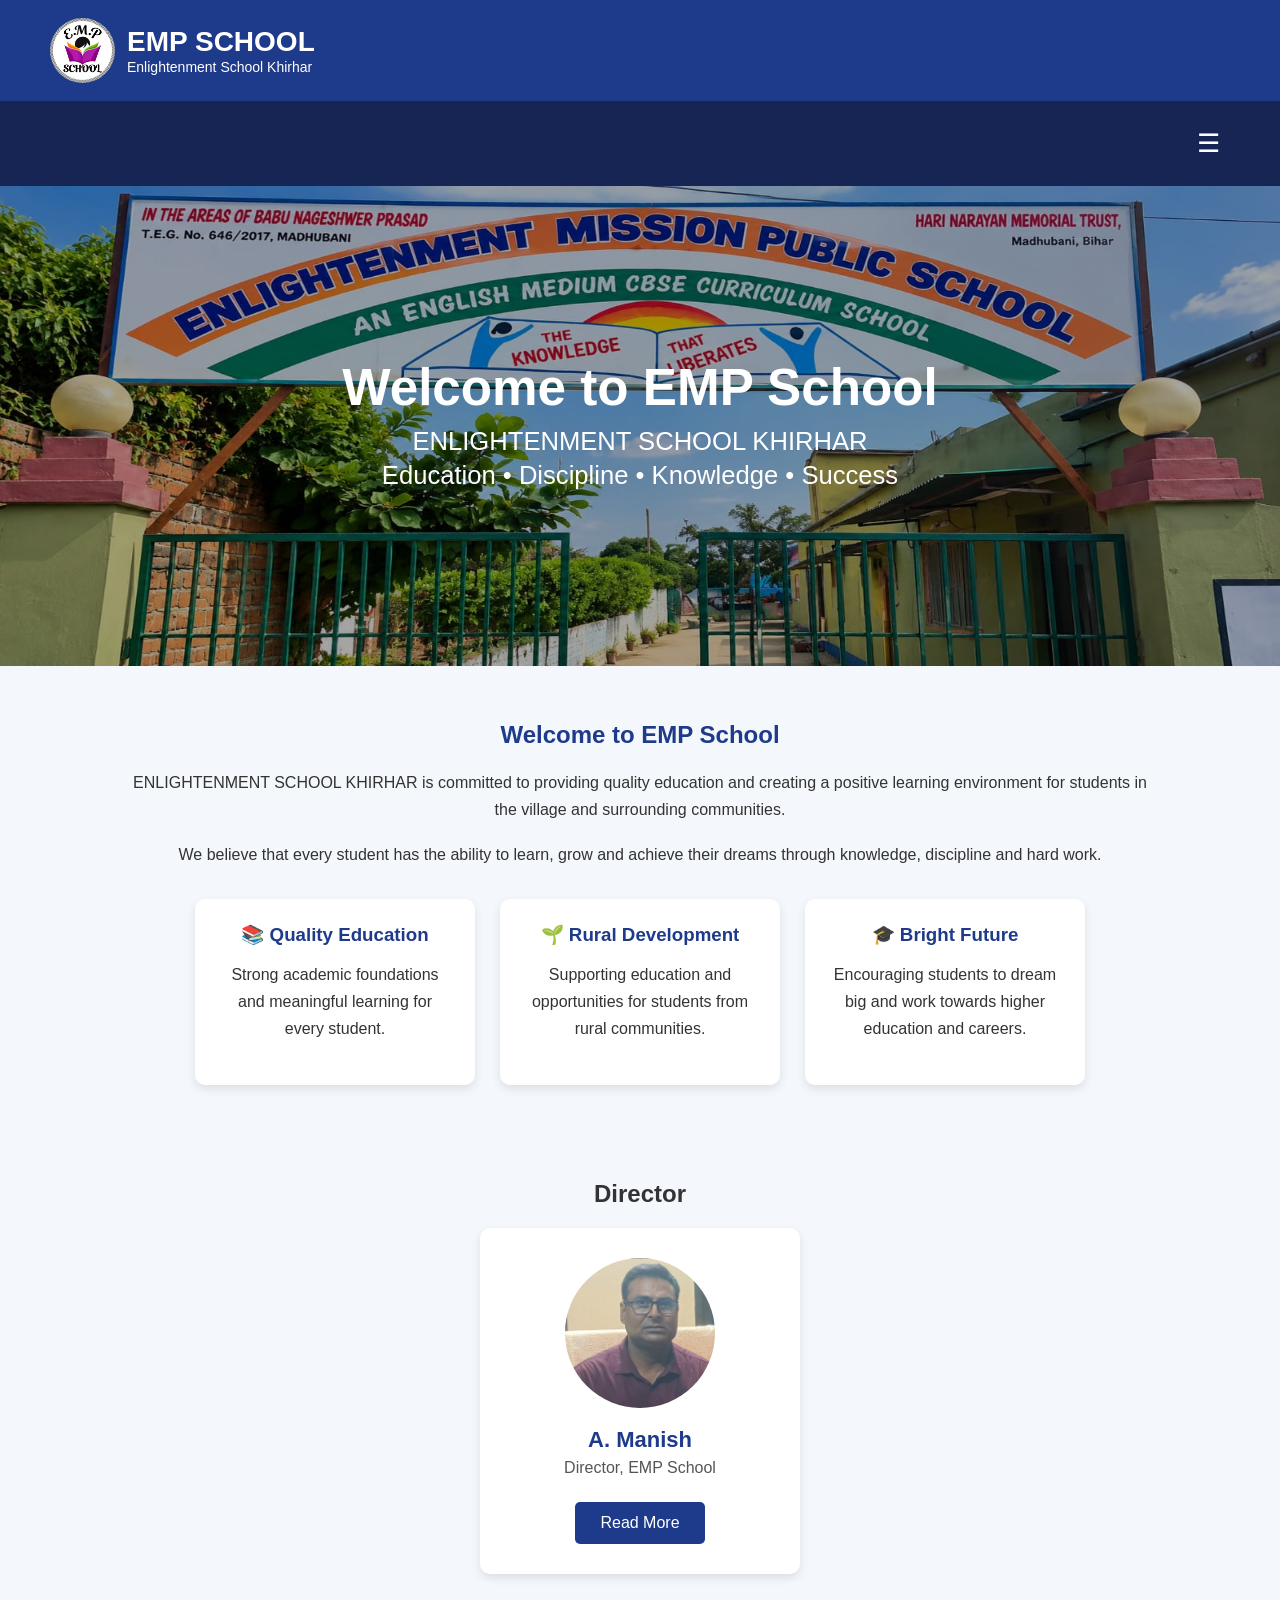
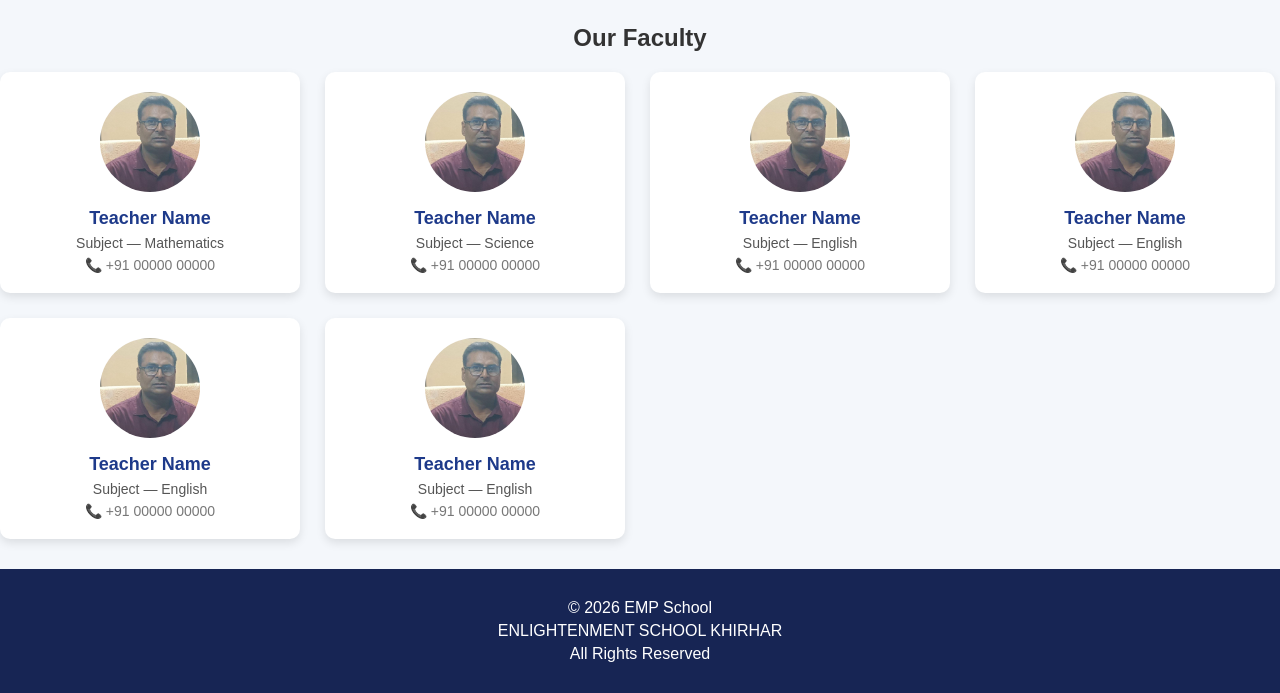
<file: index.html>
<!DOCTYPE html>
<html>

<head>

    <title>EMP School - Home</title>

    <link rel="stylesheet" href="style.css">

</head>

<body>


<header>   
<div class="logo">

    <img src="school-logo.png" alt="EMP School Logo">

    <div class="logo-text">
        <span class="logo-main">EMP SCHOOL</span>
        <span class="logo-sub">Enlightenment School Khirhar</span>
    </div>

</div>
<div class="announcement-bar">
    <div class="announcement-text">
        📢 Admissions Open for Session 2026 — Apply Now! &nbsp;&nbsp;&nbsp;&nbsp;
        🎉 Annual Function on 15th March &nbsp;&nbsp;&nbsp;&nbsp;
        📚 New Syllabus Updated for 2026
    </div>
</div>

</header>





<nav>

    <button class="menu-toggle" onclick="document.querySelector('.nav-links').classList.toggle('active')">
        ☰
    </button>

    <div class="nav-links">
        <a href="index.html">Home</a>
        <a href="about.html">About</a>
        <a href="courses.html">Courses</a>
        <a href="syllabus.html">Syllabus</a>
        <a href="fees.html">Fees</a>
        <a href="events.html">Events</a>
        <a href="admission.html">Admission</a>
        <a href="contact.html">Contact</a>
        <a href="login.html">Login</a>
        <a href="https://www.youtube.com/@empschool" target="_blank" class="nav-icon-link">
    <svg width="18" height="18" viewBox="0 0 24 24" fill="white">
        <path d="M23.5 6.2c-.3-1.1-1.1-1.9-2.2-2.2C19.3 3.5 12 3.5 12 3.5s-7.3 0-9.3.5c-1.1.3-1.9 1.1-2.2 2.2C0 8.2 0 12 0 12s0 3.8.5 5.8c.3 1.1 1.1 1.9 2.2 2.2 2 .5 9.3.5 9.3.5s7.3 0 9.3-.5c1.1-.3 1.9-1.1 2.2-2.2.5-2 .5-5.8.5-5.8s0-3.8-.5-5.8zM9.6 15.6V8.4l6.4 3.6-6.4 3.6z"/>
    </svg>
    YouTube
</a>
    </div>

</nav>


<div class="banner">

    <div>

        <h1>Welcome to EMP School</h1>

        <p>
            ENLIGHTENMENT SCHOOL KHIRHAR
        </p>

        <p>
            Education • Discipline • Knowledge • Success
        </p>

    </div>

</div>


<div class="content">

    <h2>Welcome to EMP School</h2>

    <p>
        ENLIGHTENMENT SCHOOL KHIRHAR is committed to
        providing quality education and creating a positive
        learning environment for students in the village
        and surrounding communities.
    </p>

    <p>
        We believe that every student has the ability to
        learn, grow and achieve their dreams through
        knowledge, discipline and hard work.
    </p>


    <div class="cards">

        <div class="card">

            <h3>📚 Quality Education</h3>

            <p>
                Strong academic foundations and
                meaningful learning for every student.
            </p>

        </div>


        <div class="card">

            <h3>🌱 Rural Development</h3>

            <p>
                Supporting education and opportunities
                for students from rural communities.
            </p>

        </div>


        <div class="card">

            <h3>🎓 Bright Future</h3>

            <p>
                Encouraging students to dream big and
                work towards higher education and careers.
            </p>

        </div>

    </div>

</div>
<div class="director-section">

    <h2>Director</h2>

    <div class="director-card">

        <img src="director.jpg" alt="School Director">

        <h3> A. Manish </h3>

        <p>Director, EMP School</p>

        <a href="about.html" class="login-button">Read More</a>

    </div>

</div>
<div class="faculty-section">

    <h2>Our Faculty</h2>

    <div class="faculty-grid">

        <div class="faculty-card">

            <img src="director.jpg" alt="Teacher Name">

            <h3>Teacher Name</h3>

            <p class="faculty-subject">Subject — Mathematics</p>

            <p class="faculty-contact">📞 +91 00000 00000</p>

        </div>

        <div class="faculty-card">

            <img src="director.jpg" alt="Teacher Name">

            <h3>Teacher Name</h3>

            <p class="faculty-subject">Subject — Science</p>

            <p class="faculty-contact">📞 +91 00000 00000</p>

        </div>

        <div class="faculty-card">

            <img src="director.jpg" alt="Teacher Name">

            <h3>Teacher Name</h3>

            <p class="faculty-subject">Subject — English</p>

            <p class="faculty-contact">📞 +91 00000 00000</p>

        </div>
        <div class="faculty-card">

            <img src="director.jpg" alt="Teacher Name">

            <h3>Teacher Name</h3>

            <p class="faculty-subject">Subject — English</p>

            <p class="faculty-contact">📞 +91 00000 00000</p>

        </div>
        <div class="faculty-card">

            <img src="director.jpg" alt="Teacher Name">

            <h3>Teacher Name</h3>

            <p class="faculty-subject">Subject — English</p>

            <p class="faculty-contact">📞 +91 00000 00000</p>

        </div>
        <div class="faculty-card">

            <img src="director.jpg" alt="Teacher Name">

            <h3>Teacher Name</h3>

            <p class="faculty-subject">Subject — English</p>

            <p class="faculty-contact">📞 +91 00000 00000</p>

        </div>
        <div class="faculty-card">

            <img src="director.jpg" alt="Teacher Name">

            <h3>Teacher Name</h3>

            <p class="faculty-subject">Subject — English</p>

            <p class="faculty-contact">📞 +91 00000 00000</p>

        </div>

    </div>

</div>


<footer>

    <p>© 2026 EMP School</p>

    <p>ENLIGHTENMENT SCHOOL KHIRHAR</p>

    <p>All Rights Reserved</p>

</footer>


<script>

function updateClock() {

    document.getElementById("clock").innerHTML =
        new Date().toLocaleTimeString();

}

setInterval(updateClock, 1000);

updateClock();

</script>


</body>

</html>
</file>
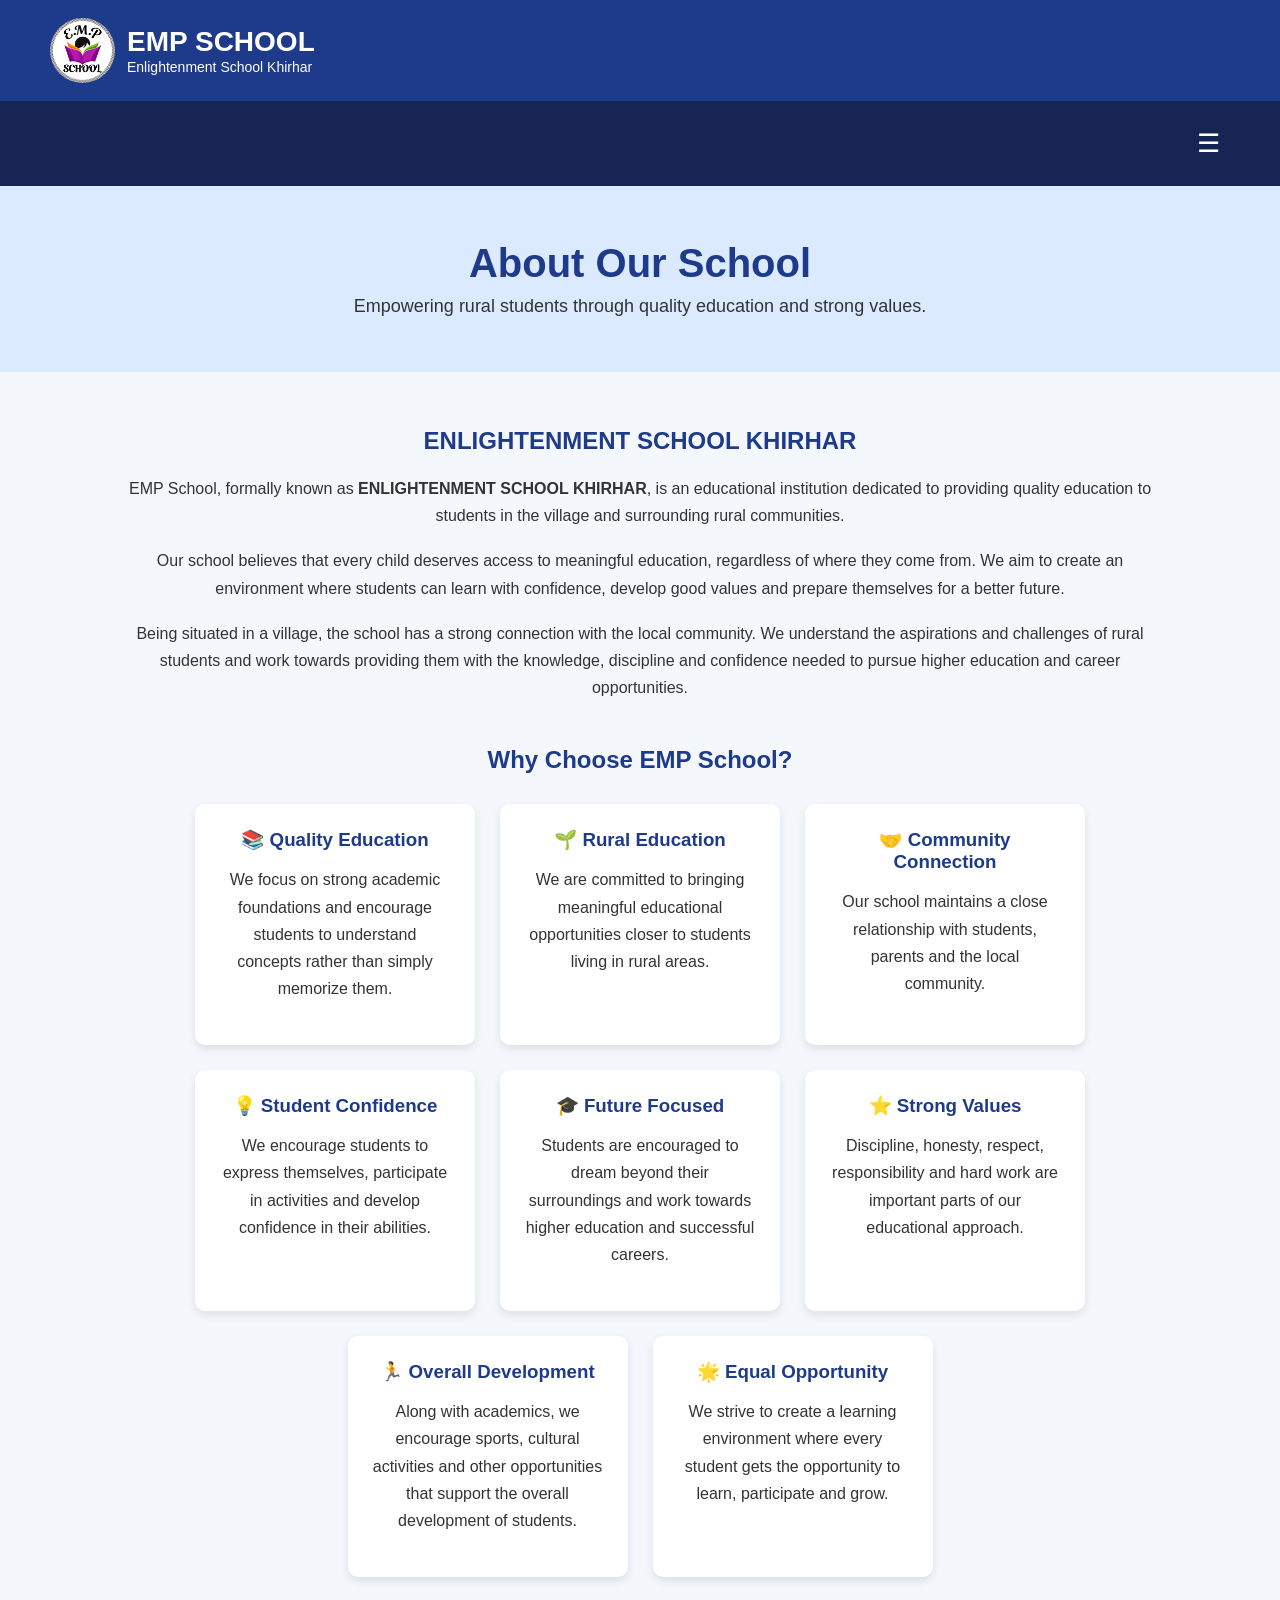
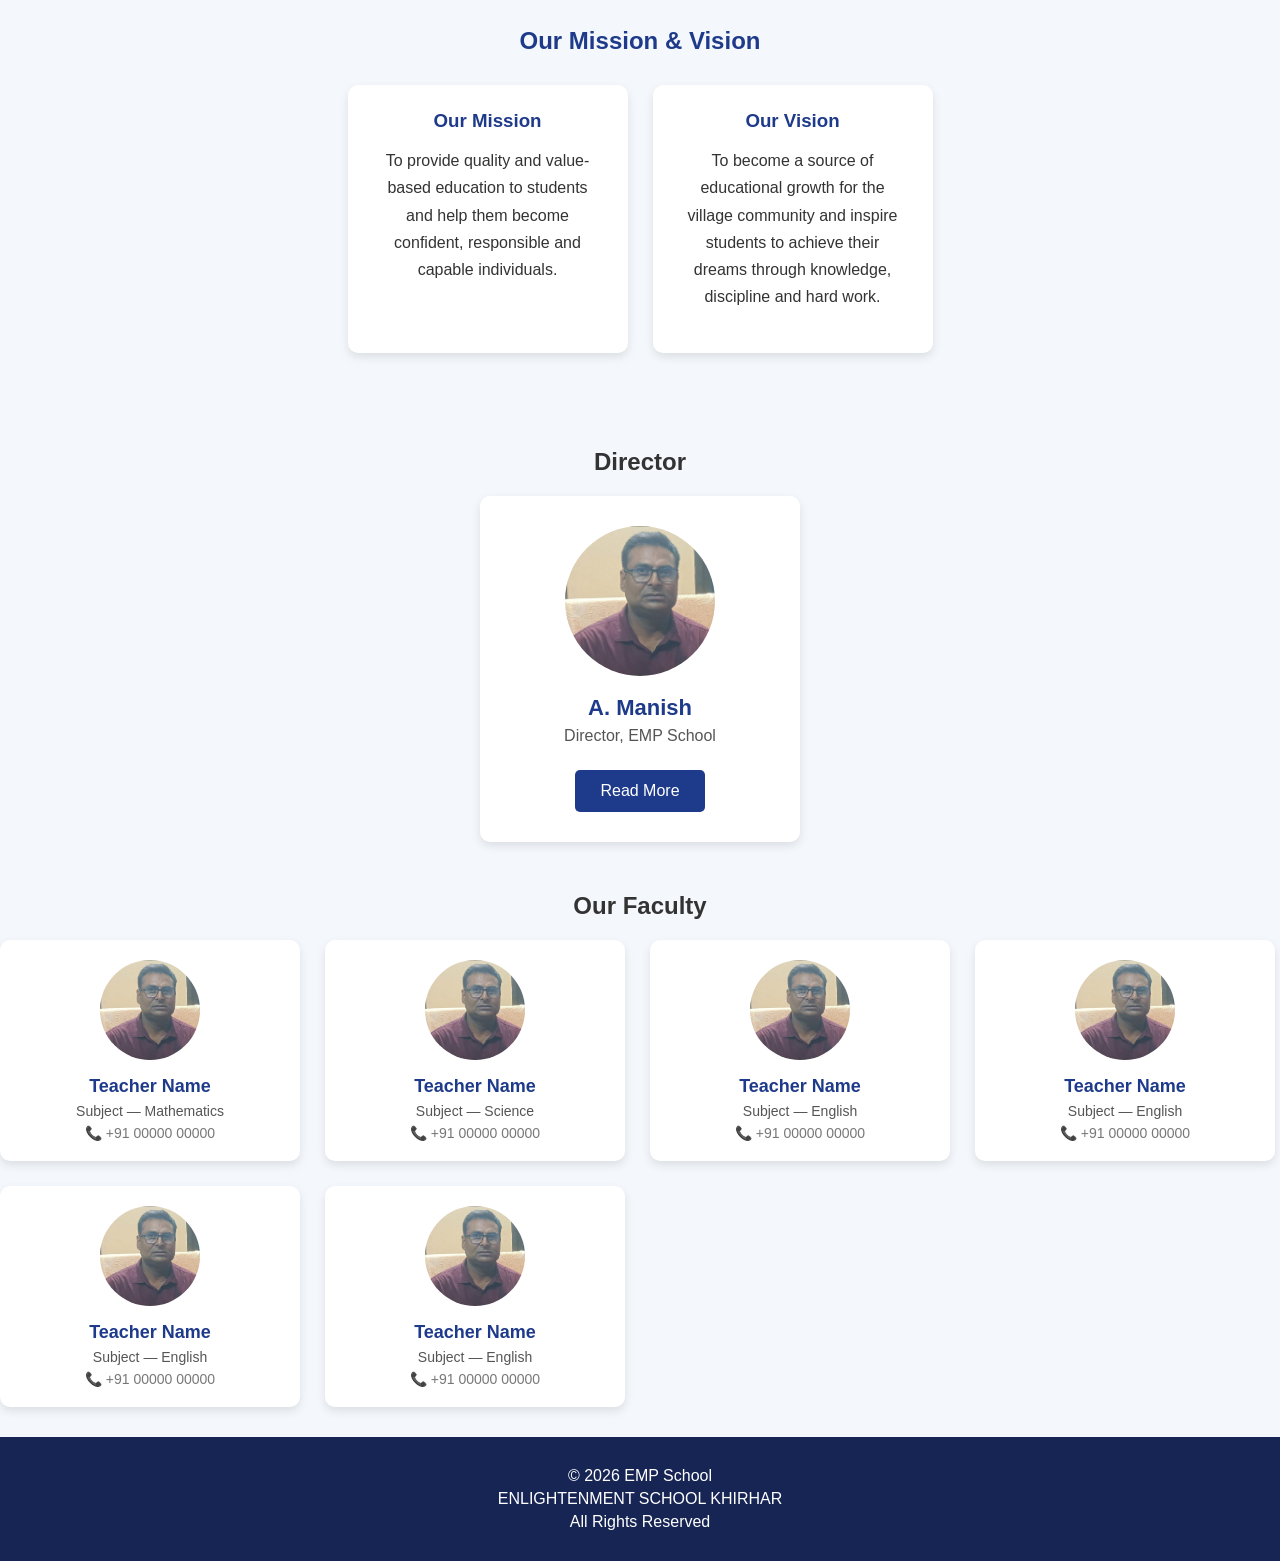
<file: about.html>
<!DOCTYPE html>
<html>

<head>

    <title>EMP School - About Us</title>

    <link rel="stylesheet" href="style.css">

</head>

<body>


<header>   
<div class="logo">

    <img src="school-logo.png" alt="EMP School Logo">

    <div class="logo-text">
        <span class="logo-main">EMP SCHOOL</span>
        <span class="logo-sub">Enlightenment School Khirhar</span>
    </div>

</div>
<div class="announcement-bar">
    <div class="announcement-text">
        📢 Admissions Open for Session 2026 — Apply Now! &nbsp;&nbsp;&nbsp;&nbsp;
        🎉 Annual Function on 15th March &nbsp;&nbsp;&nbsp;&nbsp;
        📚 New Syllabus Updated for 2026
    </div>
</div>
</header>



<!-- Navigation -->

<nav>

    <button class="menu-toggle" onclick="document.querySelector('.nav-links').classList.toggle('active')">
        ☰
    </button>

    <div class="nav-links">
        <a href="index.html">Home</a>
        <a href="about.html">About</a>
        <a href="courses.html">Courses</a>
        <a href="syllabus.html">Syllabus</a>
        <a href="fees.html">Fees</a>
        <a href="events.html">Events</a>
        <a href="admission.html">Admission</a>
        <a href="contact.html">Contact</a>
        <a href="login.html">Login</a>
            <a href="https://www.youtube.com/@empschool" target="_blank" class="nav-icon-link">
        <svg width="18" height="18" viewBox="0 0 24 24" fill="white">
            <path d="M23.5 6.2c-.3-1.1-1.1-1.9-2.2-2.2C19.3 3.5 12 3.5 12 3.5s-7.3 0-9.3.5c-1.1.3-1.9 1.1-2.2 2.2C0 8.2 0 12 0 12s0 3.8.5 5.8c.3 1.1 1.1 1.9 2.2 2.2 2 .5 9.3.5 9.3.5s7.3 0 9.3-.5c1.1-.3 1.9-1.1 2.2-2.2.5-2 .5-5.8.5-5.8s0-3.8-.5-5.8zM9.6 15.6V8.4l6.4 3.6-6.4 3.6z"/>
        </svg>
        YouTube
    </a>
    </div>

</nav>


<!-- Page Heading -->

<div class="page-header">

    <h1>About Our School</h1>

    <p>
        Empowering rural students through quality education
        and strong values.
    </p>

</div>


<!-- About School -->

<div class="content">

    <h2>ENLIGHTENMENT SCHOOL KHIRHAR</h2>

    <p>
        EMP School, formally known as
        <strong>ENLIGHTENMENT SCHOOL KHIRHAR</strong>,
        is an educational institution dedicated to providing
        quality education to students in the village and
        surrounding rural communities.
    </p>

    <p>
        Our school believes that every child deserves access
        to meaningful education, regardless of where they come
        from. We aim to create an environment where students
        can learn with confidence, develop good values and
        prepare themselves for a better future.
    </p>

    <p>
        Being situated in a village, the school has a strong
        connection with the local community. We understand
        the aspirations and challenges of rural students and
        work towards providing them with the knowledge,
        discipline and confidence needed to pursue higher
        education and career opportunities.
    </p>


    <!-- Strong Points -->

    <h2 style="margin-top: 45px;">
        Why Choose EMP School?
    </h2>


    <div class="cards">


        <div class="card">

            <h3>📚 Quality Education</h3>

            <p>
                We focus on strong academic foundations and
                encourage students to understand concepts
                rather than simply memorize them.
            </p>

        </div>


        <div class="card">

            <h3>🌱 Rural Education</h3>

            <p>
                We are committed to bringing meaningful
                educational opportunities closer to students
                living in rural areas.
            </p>

        </div>


        <div class="card">

            <h3>🤝 Community Connection</h3>

            <p>
                Our school maintains a close relationship
                with students, parents and the local community.
            </p>

        </div>


        <div class="card">

            <h3>💡 Student Confidence</h3>

            <p>
                We encourage students to express themselves,
                participate in activities and develop
                confidence in their abilities.
            </p>

        </div>


        <div class="card">

            <h3>🎓 Future Focused</h3>

            <p>
                Students are encouraged to dream beyond their
                surroundings and work towards higher education
                and successful careers.
            </p>

        </div>


        <div class="card">

            <h3>⭐ Strong Values</h3>

            <p>
                Discipline, honesty, respect, responsibility
                and hard work are important parts of our
                educational approach.
            </p>

        </div>


        <div class="card">

            <h3>🏃 Overall Development</h3>

            <p>
                Along with academics, we encourage sports,
                cultural activities and other opportunities
                that support the overall development of students.
            </p>

        </div>


        <div class="card">

            <h3>🌟 Equal Opportunity</h3>

            <p>
                We strive to create a learning environment
                where every student gets the opportunity to
                learn, participate and grow.
            </p>

        </div>

    </div>


    <!-- Mission and Vision -->

    <h2 style="margin-top: 50px;">
        Our Mission & Vision
    </h2>


    <div class="cards">

        <div class="card">

            <h3>Our Mission</h3>

            <p>
                To provide quality and value-based education
                to students and help them become confident,
                responsible and capable individuals.
            </p>

        </div>


        <div class="card">

            <h3>Our Vision</h3>

            <p>
                To become a source of educational growth for
                the village community and inspire students to
                achieve their dreams through knowledge,
                discipline and hard work.
            </p>

        </div>

    </div>

</div>
<div class="director-section">

    <h2>Director</h2>

    <div class="director-card">

        <img src="director.jpg" alt="School Director">

        <h3> A. Manish </h3>

        <p>Director, EMP School</p>

        <a href="about.html" class="login-button">Read More</a>

    </div>

</div>
<div class="faculty-section">

    <h2>Our Faculty</h2>

    <div class="faculty-grid">

        <div class="faculty-card">

            <img src="director.jpg" alt="Teacher Name">

            <h3>Teacher Name</h3>

            <p class="faculty-subject">Subject — Mathematics</p>

            <p class="faculty-contact">📞 +91 00000 00000</p>

        </div>

        <div class="faculty-card">

            <img src="director.jpg" alt="Teacher Name">

            <h3>Teacher Name</h3>

            <p class="faculty-subject">Subject — Science</p>

            <p class="faculty-contact">📞 +91 00000 00000</p>

        </div>

        <div class="faculty-card">

            <img src="director.jpg" alt="Teacher Name">

            <h3>Teacher Name</h3>

            <p class="faculty-subject">Subject — English</p>

            <p class="faculty-contact">📞 +91 00000 00000</p>

        </div>
        <div class="faculty-card">

            <img src="director.jpg" alt="Teacher Name">

            <h3>Teacher Name</h3>

            <p class="faculty-subject">Subject — English</p>

            <p class="faculty-contact">📞 +91 00000 00000</p>

        </div>
        <div class="faculty-card">

            <img src="director.jpg" alt="Teacher Name">

            <h3>Teacher Name</h3>

            <p class="faculty-subject">Subject — English</p>

            <p class="faculty-contact">📞 +91 00000 00000</p>

        </div>
        <div class="faculty-card">

            <img src="director.jpg" alt="Teacher Name">

            <h3>Teacher Name</h3>

            <p class="faculty-subject">Subject — English</p>

            <p class="faculty-contact">📞 +91 00000 00000</p>

        </div>
        <div class="faculty-card">

            <img src="director.jpg" alt="Teacher Name">

            <h3>Teacher Name</h3>

            <p class="faculty-subject">Subject — English</p>

            <p class="faculty-contact">📞 +91 00000 00000</p>

        </div>

    </div>

</div>


<!-- Footer -->

<footer>

    <p>© 2026 EMP School</p>

    <p>ENLIGHTENMENT SCHOOL KHIRHAR</p>

    <p>All Rights Reserved</p>

</footer>


<script>

function updateClock() {

    document.getElementById("clock").innerHTML =
        new Date().toLocaleTimeString();

}

setInterval(updateClock, 1000);

updateClock();

</script>


</body>

</html>
</file>
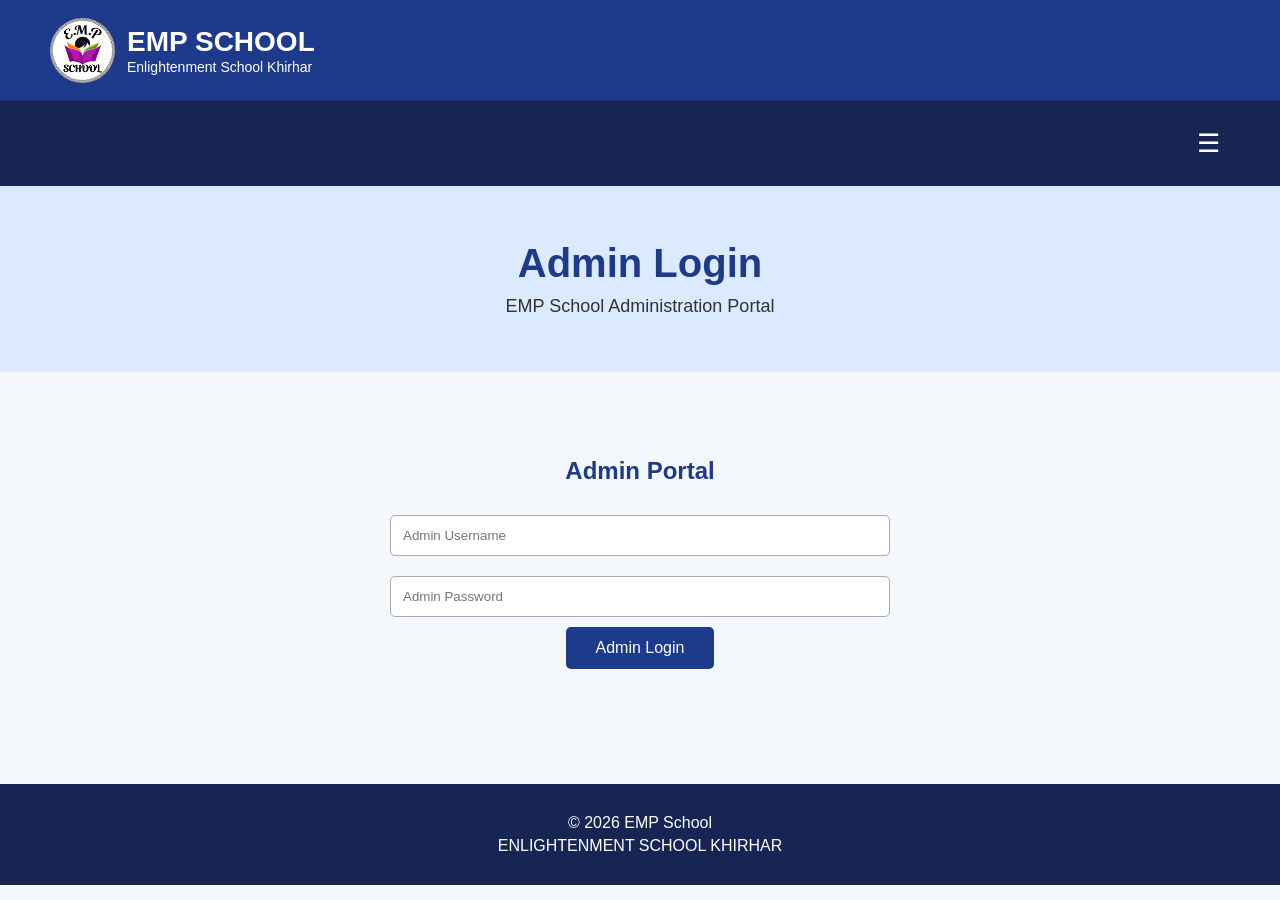
<file: admin-login.html>
<!DOCTYPE html>
<html>

<head>

    <title>EMP School - Admin Login</title>

    <link rel="stylesheet" href="style.css">

</head>

<body>


<header>   
<div class="logo">

    <img src="school-logo.png" alt="EMP School Logo">

    <div class="logo-text">
        <span class="logo-main">EMP SCHOOL</span>
        <span class="logo-sub">Enlightenment School Khirhar</span>
    </div>

</div>
<div class="announcement-bar">
    <div class="announcement-text">
        📢 Admissions Open for Session 2026 — Apply Now! &nbsp;&nbsp;&nbsp;&nbsp;
        🎉 Annual Function on 15th March &nbsp;&nbsp;&nbsp;&nbsp;
        📚 New Syllabus Updated for 2026
    </div>
</div>
</header>


<nav>

    <button class="menu-toggle" onclick="document.querySelector('.nav-links').classList.toggle('active')">
        ☰
    </button>

    <div class="nav-links">
        <a href="index.html">Home</a>
        <a href="about.html">About</a>
        <a href="courses.html">Courses</a>
        <a href="syllabus.html">Syllabus</a>
        <a href="fees.html">Fees</a>
        <a href="events.html">Events</a>
        <a href="admission.html">Admission</a>
        <a href="contact.html">Contact</a>
        <a href="login.html">Login</a>
        <a href="https://www.youtube.com/@empschool" target="_blank" class="nav-icon-link">
    <svg width="18" height="18" viewBox="0 0 24 24" fill="white">
        <path d="M23.5 6.2c-.3-1.1-1.1-1.9-2.2-2.2C19.3 3.5 12 3.5 12 3.5s-7.3 0-9.3.5c-1.1.3-1.9 1.1-2.2 2.2C0 8.2 0 12 0 12s0 3.8.5 5.8c.3 1.1 1.1 1.9 2.2 2.2 2 .5 9.3.5 9.3.5s7.3 0 9.3-.5c1.1-.3 1.9-1.1 2.2-2.2.5-2 .5-5.8.5-5.8s0-3.8-.5-5.8zM9.6 15.6V8.4l6.4 3.6-6.4 3.6z"/>
    </svg>
    YouTube
</a>
    </div>

</nav>


<div class="page-header">

    <h1>Admin Login</h1>

    <p>
        EMP School Administration Portal
    </p>

</div>


<div class="content">


    <form onsubmit="adminLogin(event)">

        <h2>Admin Portal</h2>


        <input
            type="text"
            id="adminUsername"
            placeholder="Admin Username"
            required
        >


        <input
            type="password"
            id="adminPassword"
            placeholder="Admin Password"
            required
        >


        <button type="submit">

            Admin Login

        </button>

    </form>

</div>


<footer>

    <p>© 2026 EMP School</p>

    <p>ENLIGHTENMENT SCHOOL KHIRHAR</p>

</footer>


<script>

function adminLogin(event) {

    event.preventDefault();


    let username =
        document.getElementById("adminUsername").value;


    let password =
        document.getElementById("adminPassword").value;


    if (
        username === "admin" &&
        password === "admin123"
    ) {

        alert("Admin Login Successful!");

        window.location.href = "index.html";

    }

    else {

        alert("Invalid admin username or password!");

    }

}


function updateClock() {

    document.getElementById("clock").innerHTML =
        new Date().toLocaleTimeString();

}

setInterval(updateClock, 1000);

updateClock();

</script>


</body>

</html>
</file>
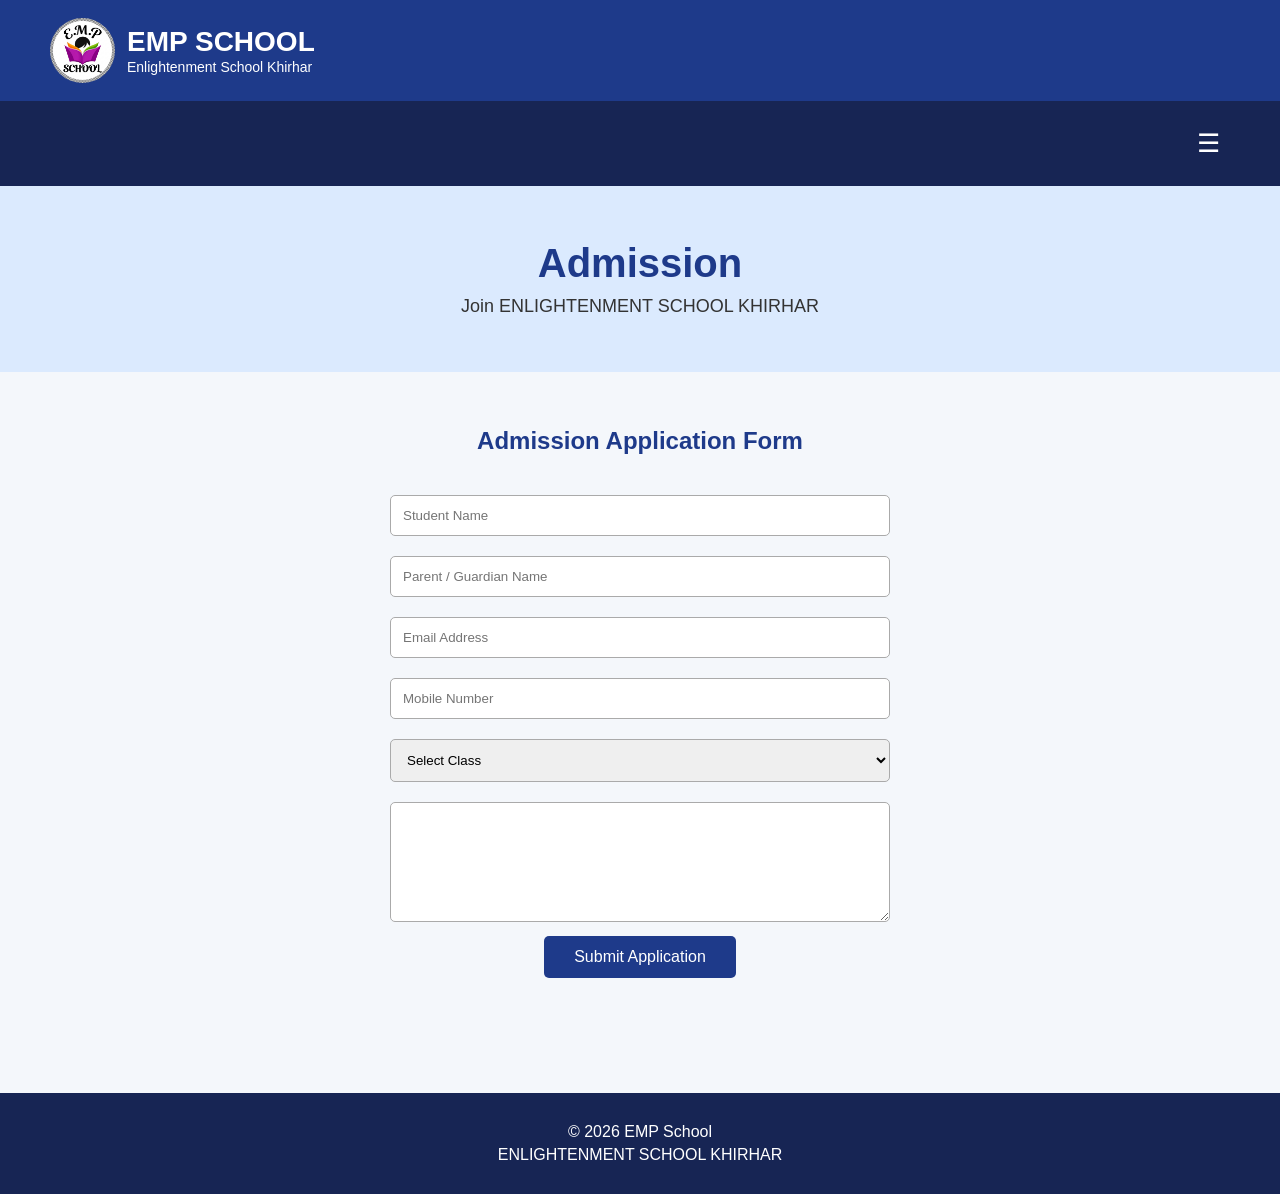
<file: admission.html>
<!DOCTYPE html>
<html>

<head>

    <title>EMP School - Admission</title>

    <link rel="stylesheet" href="style.css">

</head>

<body>


<header>   
<div class="logo">

    <img src="school-logo.png" alt="EMP School Logo">

    <div class="logo-text">
        <span class="logo-main">EMP SCHOOL</span>
        <span class="logo-sub">Enlightenment School Khirhar</span>
    </div>

</div>
<div class="announcement-bar">
    <div class="announcement-text">
        📢 Admissions Open for Session 2026 — Apply Now! &nbsp;&nbsp;&nbsp;&nbsp;
        🎉 Annual Function on 15th March &nbsp;&nbsp;&nbsp;&nbsp;
        📚 New Syllabus Updated for 2026
    </div>
</div>
</header>


<nav>

    <button class="menu-toggle" onclick="document.querySelector('.nav-links').classList.toggle('active')">
        ☰
    </button>

    <div class="nav-links">
        <a href="index.html">Home</a>
        <a href="about.html">About</a>
        <a href="courses.html">Courses</a>
        <a href="syllabus.html">Syllabus</a>
        <a href="fees.html">Fees</a>
        <a href="events.html">Events</a>
        <a href="admission.html">Admission</a>
        <a href="contact.html">Contact</a>
        <a href="login.html">Login</a>
        <a href="https://www.youtube.com/@empschool" target="_blank" class="nav-icon-link">
    <svg width="18" height="18" viewBox="0 0 24 24" fill="white">
        <path d="M23.5 6.2c-.3-1.1-1.1-1.9-2.2-2.2C19.3 3.5 12 3.5 12 3.5s-7.3 0-9.3.5c-1.1.3-1.9 1.1-2.2 2.2C0 8.2 0 12 0 12s0 3.8.5 5.8c.3 1.1 1.1 1.9 2.2 2.2 2 .5 9.3.5 9.3.5s7.3 0 9.3-.5c1.1-.3 1.9-1.1 2.2-2.2.5-2 .5-5.8.5-5.8s0-3.8-.5-5.8zM9.6 15.6V8.4l6.4 3.6-6.4 3.6z"/>
    </svg>
    YouTube
</a>
    </div>

</nav>


<div class="page-header">

    <h1>Admission</h1>

    <p>
        Join ENLIGHTENMENT SCHOOL KHIRHAR
    </p>

</div>


<div class="content">

    <h2>Admission Application Form</h2>


    <form onsubmit="submitForm(event)">

        <input
            type="text"
            placeholder="Student Name"
            required
        >


        <input
            type="text"
            placeholder="Parent / Guardian Name"
            required
        >


        <input
            type="email"
            placeholder="Email Address"
            required
        >


        <input
            type="tel"
            placeholder="Mobile Number"
            required
        >


        <select required>

            <option value="">
                Select Class
            </option>

            <option>Class 1</option>
            <option>Class 2</option>
            <option>Class 3</option>
            <option>Class 4</option>
            <option>Class 5</option>
            <option>Class 6</option>
            <option>Class 7</option>
            <option>Class 8</option>
            <option>Class 9</option>
            <option>Class 10</option>
            <option>Class 11</option>
            <option>Class 12</option>

        </select>


        <textarea
            placeholder="Address"
            required>
        </textarea>


        <button type="submit">

            Submit Application

        </button>

    </form>

</div>


<footer>

    <p>© 2026 EMP School</p>

    <p>ENLIGHTENMENT SCHOOL KHIRHAR</p>

</footer>


<script>

function submitForm(event) {

    event.preventDefault();

    alert(
        "Thank you! Your admission application has been submitted."
    );

}


function updateClock() {

    document.getElementById("clock").innerHTML =
        new Date().toLocaleTimeString();

}

setInterval(updateClock, 1000);

updateClock();

</script>


</body>

</html>
</file>
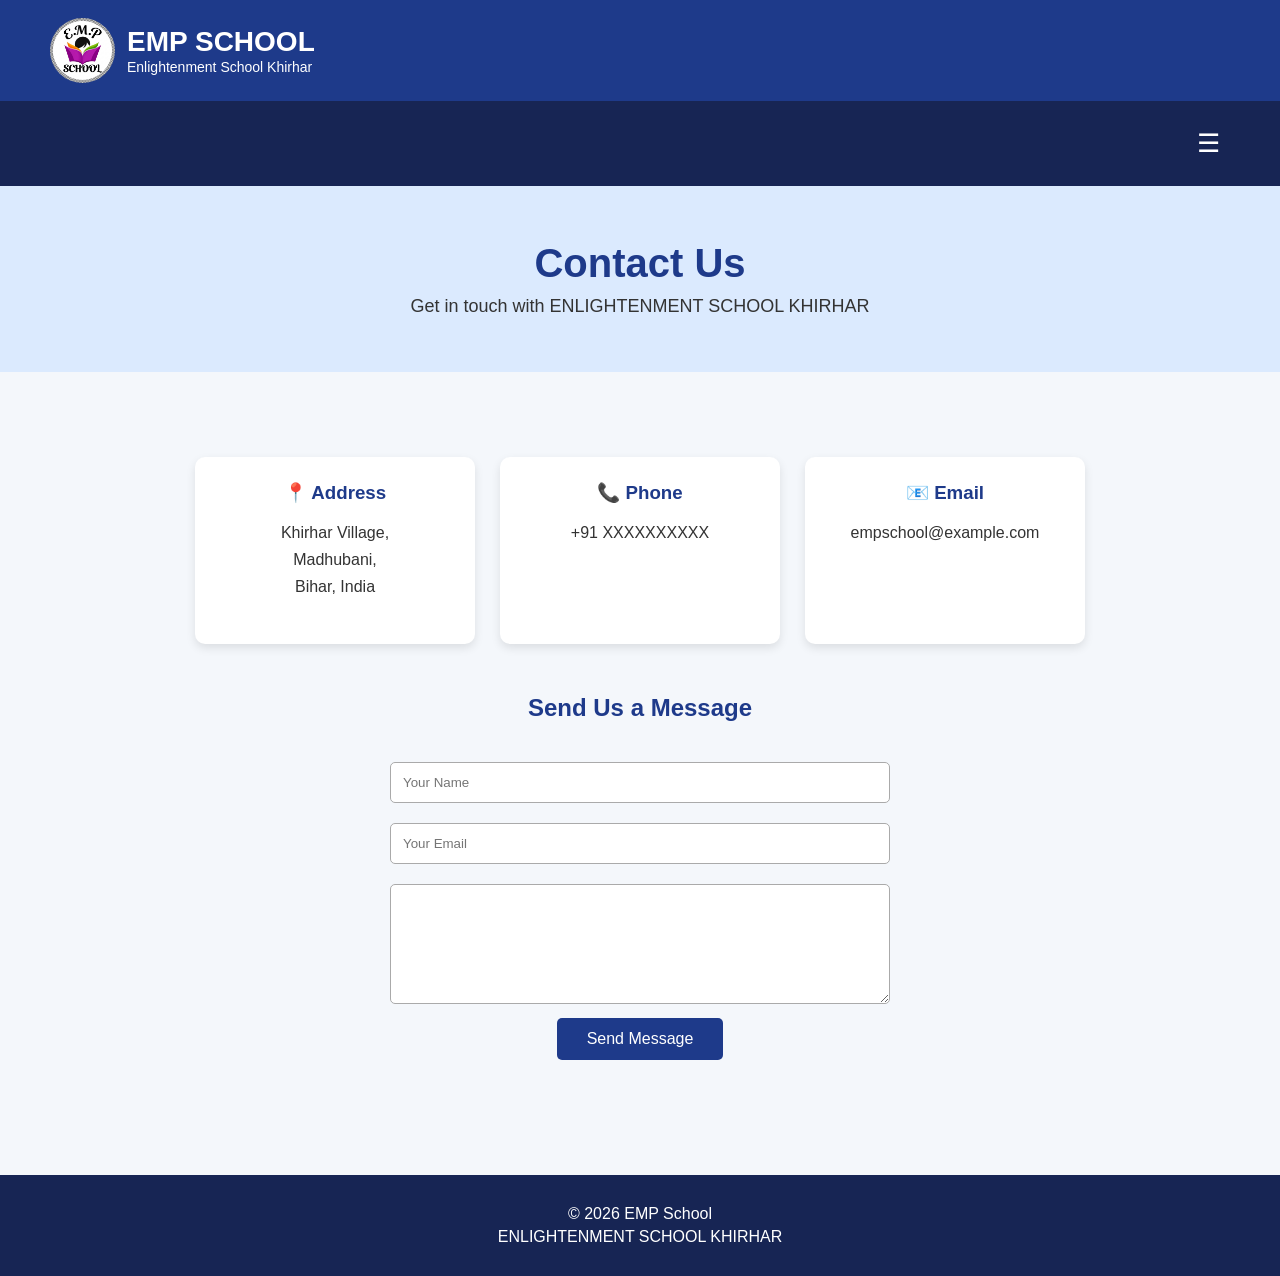
<file: contact.html>
<!DOCTYPE html>
<html>

<head>

    <title>EMP School - Contact</title>

    <link rel="stylesheet" href="style.css">

</head>

<body>


<header>   
<div class="logo">

    <img src="school-logo.png" alt="EMP School Logo">

    <div class="logo-text">
        <span class="logo-main">EMP SCHOOL</span>
        <span class="logo-sub">Enlightenment School Khirhar</span>
    </div>

</div>
<div class="announcement-bar">
    <div class="announcement-text">
        📢 Admissions Open for Session 2026 — Apply Now! &nbsp;&nbsp;&nbsp;&nbsp;
        🎉 Annual Function on 15th March &nbsp;&nbsp;&nbsp;&nbsp;
        📚 New Syllabus Updated for 2026
    </div>
</div>
</header>

<nav>

    <button class="menu-toggle" onclick="document.querySelector('.nav-links').classList.toggle('active')">
        ☰
    </button>

    <div class="nav-links">
        <a href="index.html">Home</a>
        <a href="about.html">About</a>
        <a href="courses.html">Courses</a>
        <a href="syllabus.html">Syllabus</a>
        <a href="fees.html">Fees</a>
        <a href="events.html">Events</a>
        <a href="admission.html">Admission</a>
        <a href="contact.html">Contact</a>
        <a href="login.html">Login</a>
        <a href="https://www.youtube.com/@empschool" target="_blank" class="nav-icon-link">
    <svg width="18" height="18" viewBox="0 0 24 24" fill="white">
        <path d="M23.5 6.2c-.3-1.1-1.1-1.9-2.2-2.2C19.3 3.5 12 3.5 12 3.5s-7.3 0-9.3.5c-1.1.3-1.9 1.1-2.2 2.2C0 8.2 0 12 0 12s0 3.8.5 5.8c.3 1.1 1.1 1.9 2.2 2.2 2 .5 9.3.5 9.3.5s7.3 0 9.3-.5c1.1-.3 1.9-1.1 2.2-2.2.5-2 .5-5.8.5-5.8s0-3.8-.5-5.8zM9.6 15.6V8.4l6.4 3.6-6.4 3.6z"/>
    </svg>
    YouTube
</a>
    </div>

</nav>


<div class="page-header">

    <h1>Contact Us</h1>

    <p>
        Get in touch with ENLIGHTENMENT SCHOOL KHIRHAR
    </p>

</div>


<div class="content">


    <div class="cards">


        <div class="card">

            <h3>📍 Address</h3>

            <p>
                Khirhar Village,<br>
                Madhubani,<br>
                Bihar, India
            </p>

        </div>


        <div class="card">

            <h3>📞 Phone</h3>

            <p>
                +91 XXXXXXXXXX
            </p>

        </div>


        <div class="card">

            <h3>📧 Email</h3>

            <p>
                empschool@example.com
            </p>

        </div>


    </div>


    <h2 style="margin-top:50px;">
        Send Us a Message
    </h2>


    <form onsubmit="sendMessage(event)">


        <input
            type="text"
            placeholder="Your Name"
            required
        >


        <input
            type="email"
            placeholder="Your Email"
            required
        >


        <textarea
            placeholder="Your Message"
            required>
        </textarea>


        <button type="submit">

            Send Message

        </button>


    </form>

</div>


<footer>

    <p>© 2026 EMP School</p>

    <p>ENLIGHTENMENT SCHOOL KHIRHAR</p>

</footer>


<script>

function sendMessage(event) {

    event.preventDefault();

    alert(
        "Thank you! Your message has been sent."
    );

}


function updateClock() {

    document.getElementById("clock").innerHTML =
        new Date().toLocaleTimeString();

}

setInterval(updateClock, 1000);

updateClock();

</script>


</body>

</html>
</file>
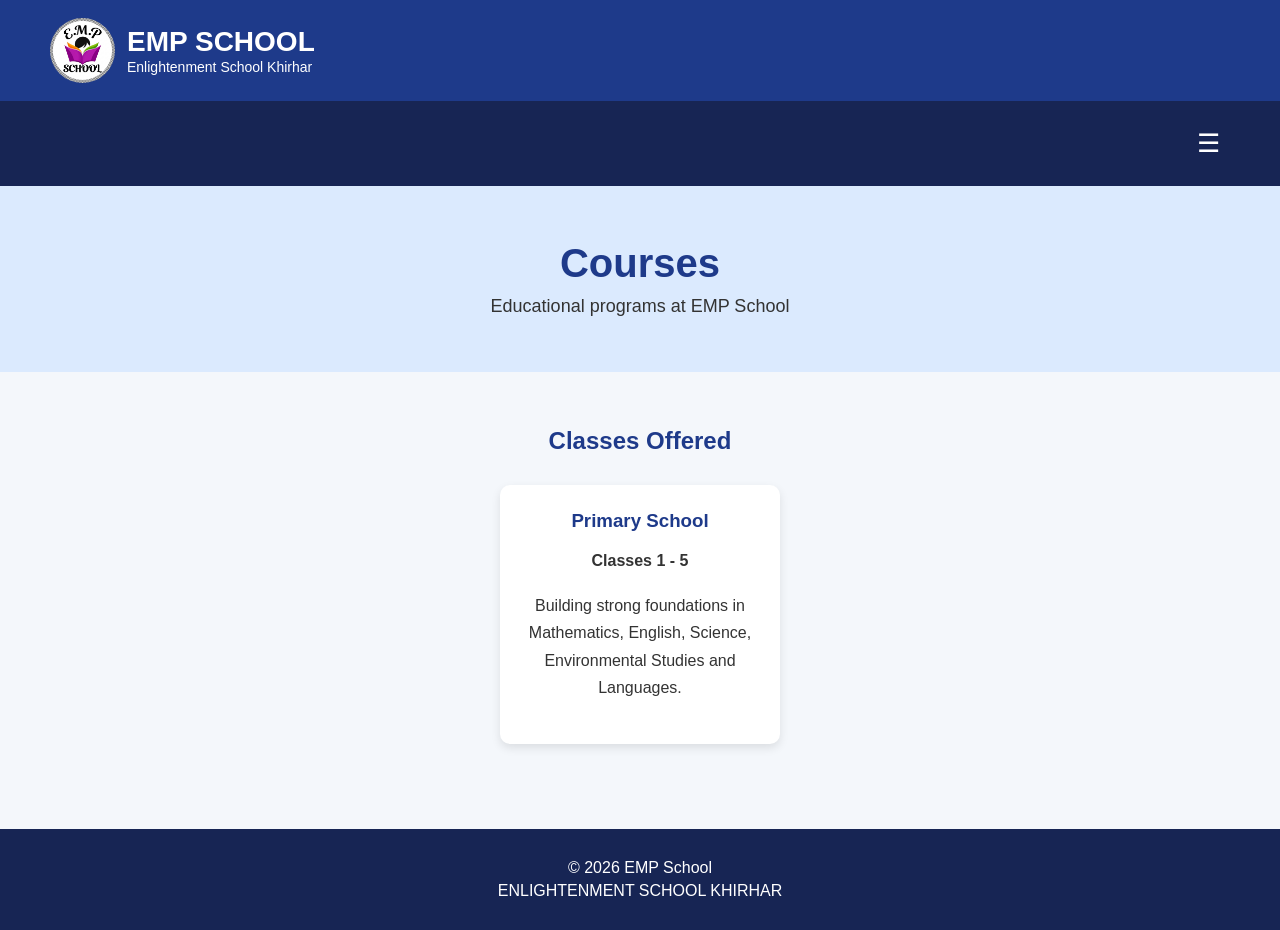
<file: courses.html>
<!DOCTYPE html>
<html>

<head>

    <title>EMP School - Courses</title>

    <link rel="stylesheet" href="style.css">

</head>

<body>


<header>   
<div class="logo">

    <img src="school-logo.png" alt="EMP School Logo">

    <div class="logo-text">
        <span class="logo-main">EMP SCHOOL</span>
        <span class="logo-sub">Enlightenment School Khirhar</span>
    </div>

</div>
<div class="announcement-bar">
    <div class="announcement-text">
        📢 Admissions Open for Session 2026 — Apply Now! &nbsp;&nbsp;&nbsp;&nbsp;
        🎉 Annual Function on 15th March &nbsp;&nbsp;&nbsp;&nbsp;
        📚 New Syllabus Updated for 2026
    </div>
</div>
</header>


<nav>

    <button class="menu-toggle" onclick="document.querySelector('.nav-links').classList.toggle('active')">
        ☰
    </button>

    <div class="nav-links">
        <a href="index.html">Home</a>
        <a href="about.html">About</a>
        <a href="courses.html">Courses</a>
        <a href="syllabus.html">Syllabus</a>
        <a href="fees.html">Fees</a>
        <a href="events.html">Events</a>
        <a href="admission.html">Admission</a>
        <a href="contact.html">Contact</a>
        <a href="login.html">Login</a>
        <a href="https://www.youtube.com/@empschool" target="_blank" class="nav-icon-link">
    <svg width="18" height="18" viewBox="0 0 24 24" fill="white">
        <path d="M23.5 6.2c-.3-1.1-1.1-1.9-2.2-2.2C19.3 3.5 12 3.5 12 3.5s-7.3 0-9.3.5c-1.1.3-1.9 1.1-2.2 2.2C0 8.2 0 12 0 12s0 3.8.5 5.8c.3 1.1 1.1 1.9 2.2 2.2 2 .5 9.3.5 9.3.5s7.3 0 9.3-.5c1.1-.3 1.9-1.1 2.2-2.2.5-2 .5-5.8.5-5.8s0-3.8-.5-5.8zM9.6 15.6V8.4l6.4 3.6-6.4 3.6z"/>
    </svg>
    YouTube
</a>
    </div>

</nav>


<div class="page-header">

    <h1>Courses</h1>

    <p>
        Educational programs at EMP School
    </p>

</div>


<div class="content">

    <h2>Classes Offered</h2>


    <div class="cards">


        <div class="card">

            <h3>Primary School</h3>

            <p><strong>Classes 1 - 5</strong></p>

            <p>
                Building strong foundations in
                Mathematics, English, Science,
                Environmental Studies and Languages.
            </p>

        </div>


        <!-- <div class="card">

            <h3>Middle School</h3>

            <p><strong>Classes 6 - 8</strong></p>

            <p>
                Developing deeper understanding in
                Mathematics, Science, Social Science,
                Languages and Computer Education.
            </p>

        </div>


        <div class="card">

            <h3>Secondary School</h3>

            <p><strong>Classes 9 - 10</strong></p>

            <p>
                Focused academic preparation with
                emphasis on board examinations and
                higher education.
            </p>

        </div>


        <div class="card">

            <h3>Higher Secondary</h3>

            <p><strong>Classes 11 - 12</strong></p>

            <p>
                Preparing students for higher education,
                competitive examinations and future careers.
            </p>

        </div> -->

    </div>

</div>


<footer>

    <p>© 2026 EMP School</p>

    <p>ENLIGHTENMENT SCHOOL KHIRHAR</p>

</footer>


<script>

function updateClock() {

    document.getElementById("clock").innerHTML =
        new Date().toLocaleTimeString();

}

setInterval(updateClock, 1000);

updateClock();

</script>


</body>

</html>
</file>
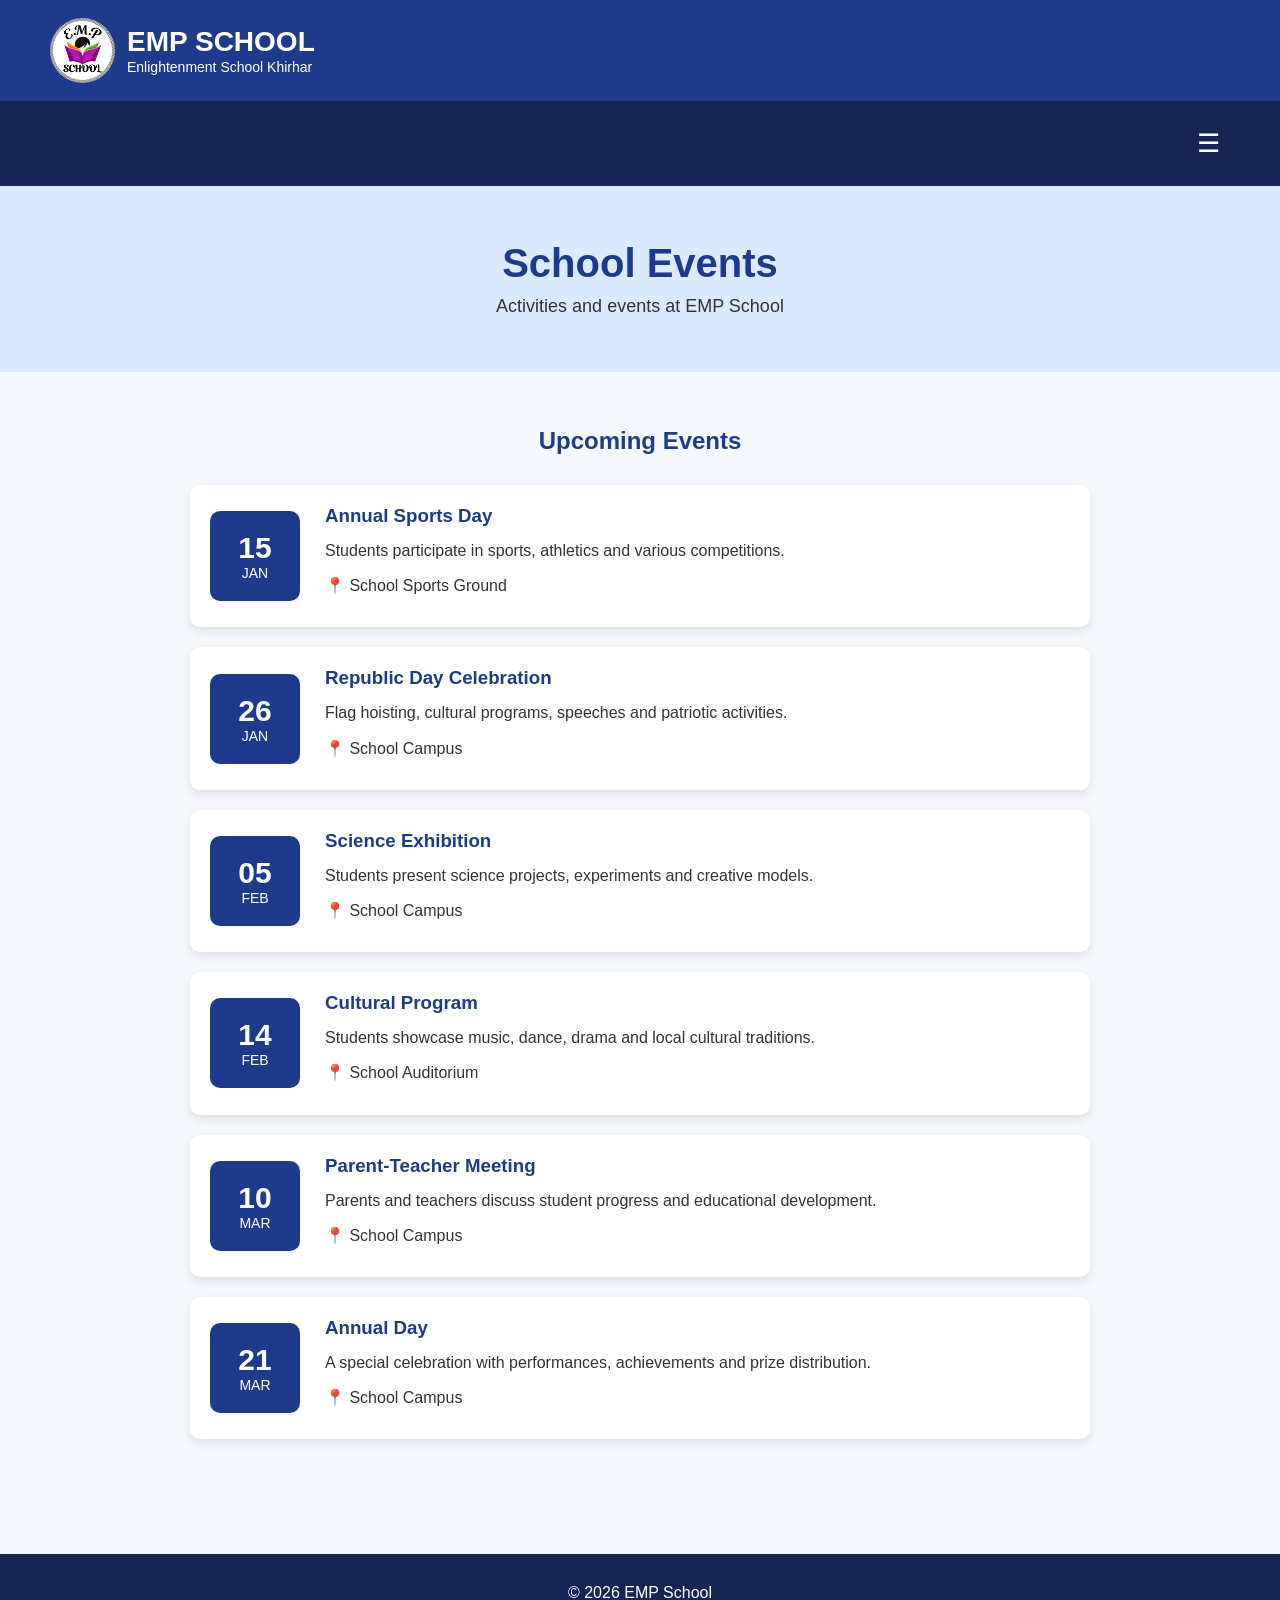
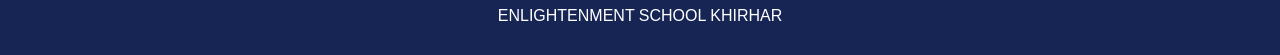
<file: events.html>
<!DOCTYPE html>
<html>

<head>

    <title>EMP School - Events</title>

    <link rel="stylesheet" href="style.css">

</head>

<body>


<header>

    
<div class="logo">

    <img src="school-logo.png" alt="EMP School Logo">

    <div class="logo-text">
        <span class="logo-main">EMP SCHOOL</span>
        <span class="logo-sub">Enlightenment School Khirhar</span>
    </div>

</div>
<div class="announcement-bar">
    <div class="announcement-text">
        📢 Admissions Open for Session 2026 — Apply Now! &nbsp;&nbsp;&nbsp;&nbsp;
        🎉 Annual Function on 15th March &nbsp;&nbsp;&nbsp;&nbsp;
        📚 New Syllabus Updated for 2026
    </div>
</div>

</header>



<nav>

    <button class="menu-toggle" onclick="document.querySelector('.nav-links').classList.toggle('active')">
        ☰
    </button>

    <div class="nav-links">
        <a href="index.html">Home</a>
        <a href="about.html">About</a>
        <a href="courses.html">Courses</a>
        <a href="syllabus.html">Syllabus</a>
        <a href="fees.html">Fees</a>
        <a href="events.html">Events</a>
        <a href="admission.html">Admission</a>
        <a href="contact.html">Contact</a>
        <a href="login.html">Login</a>
        <a href="https://www.youtube.com/@empschool" target="_blank" class="nav-icon-link">
    <svg width="18" height="18" viewBox="0 0 24 24" fill="white">
        <path d="M23.5 6.2c-.3-1.1-1.1-1.9-2.2-2.2C19.3 3.5 12 3.5 12 3.5s-7.3 0-9.3.5c-1.1.3-1.9 1.1-2.2 2.2C0 8.2 0 12 0 12s0 3.8.5 5.8c.3 1.1 1.1 1.9 2.2 2.2 2 .5 9.3.5 9.3.5s7.3 0 9.3-.5c1.1-.3 1.9-1.1 2.2-2.2.5-2 .5-5.8.5-5.8s0-3.8-.5-5.8zM9.6 15.6V8.4l6.4 3.6-6.4 3.6z"/>
    </svg>
    YouTube
</a>
    </div>

</nav>


<div class="page-header">

    <h1>School Events</h1>

    <p>
        Activities and events at EMP School
    </p>

</div>


<div class="content">

    <h2>Upcoming Events</h2>


    <div class="events-container">


        <div class="event-card">

            <div class="event-date">

                <span>15</span>
                <small>JAN</small>

            </div>

            <div class="event-info">

                <h3>Annual Sports Day</h3>

                <p>
                    Students participate in sports,
                    athletics and various competitions.
                </p>

                <p>📍 School Sports Ground</p>

            </div>

        </div>


        <div class="event-card">

            <div class="event-date">

                <span>26</span>
                <small>JAN</small>

            </div>

            <div class="event-info">

                <h3>Republic Day Celebration</h3>

                <p>
                    Flag hoisting, cultural programs,
                    speeches and patriotic activities.
                </p>

                <p>📍 School Campus</p>

            </div>

        </div>


        <div class="event-card">

            <div class="event-date">

                <span>05</span>
                <small>FEB</small>

            </div>

            <div class="event-info">

                <h3>Science Exhibition</h3>

                <p>
                    Students present science projects,
                    experiments and creative models.
                </p>

                <p>📍 School Campus</p>

            </div>

        </div>


        <div class="event-card">

            <div class="event-date">

                <span>14</span>
                <small>FEB</small>

            </div>

            <div class="event-info">

                <h3>Cultural Program</h3>

                <p>
                    Students showcase music, dance,
                    drama and local cultural traditions.
                </p>

                <p>📍 School Auditorium</p>

            </div>

        </div>


        <div class="event-card">

            <div class="event-date">

                <span>10</span>
                <small>MAR</small>

            </div>

            <div class="event-info">

                <h3>Parent-Teacher Meeting</h3>

                <p>
                    Parents and teachers discuss student
                    progress and educational development.
                </p>

                <p>📍 School Campus</p>

            </div>

        </div>


        <div class="event-card">

            <div class="event-date">

                <span>21</span>
                <small>MAR</small>

            </div>

            <div class="event-info">

                <h3>Annual Day</h3>

                <p>
                    A special celebration with performances,
                    achievements and prize distribution.
                </p>

                <p>📍 School Campus</p>

            </div>

        </div>


    </div>

</div>


<footer>

    <p>© 2026 EMP School</p>

    <p>ENLIGHTENMENT SCHOOL KHIRHAR</p>

</footer>


<script>

function updateClock() {

    document.getElementById("clock").innerHTML =
        new Date().toLocaleTimeString();

}

setInterval(updateClock, 1000);

updateClock();

</script>


</body>

</html>
</file>
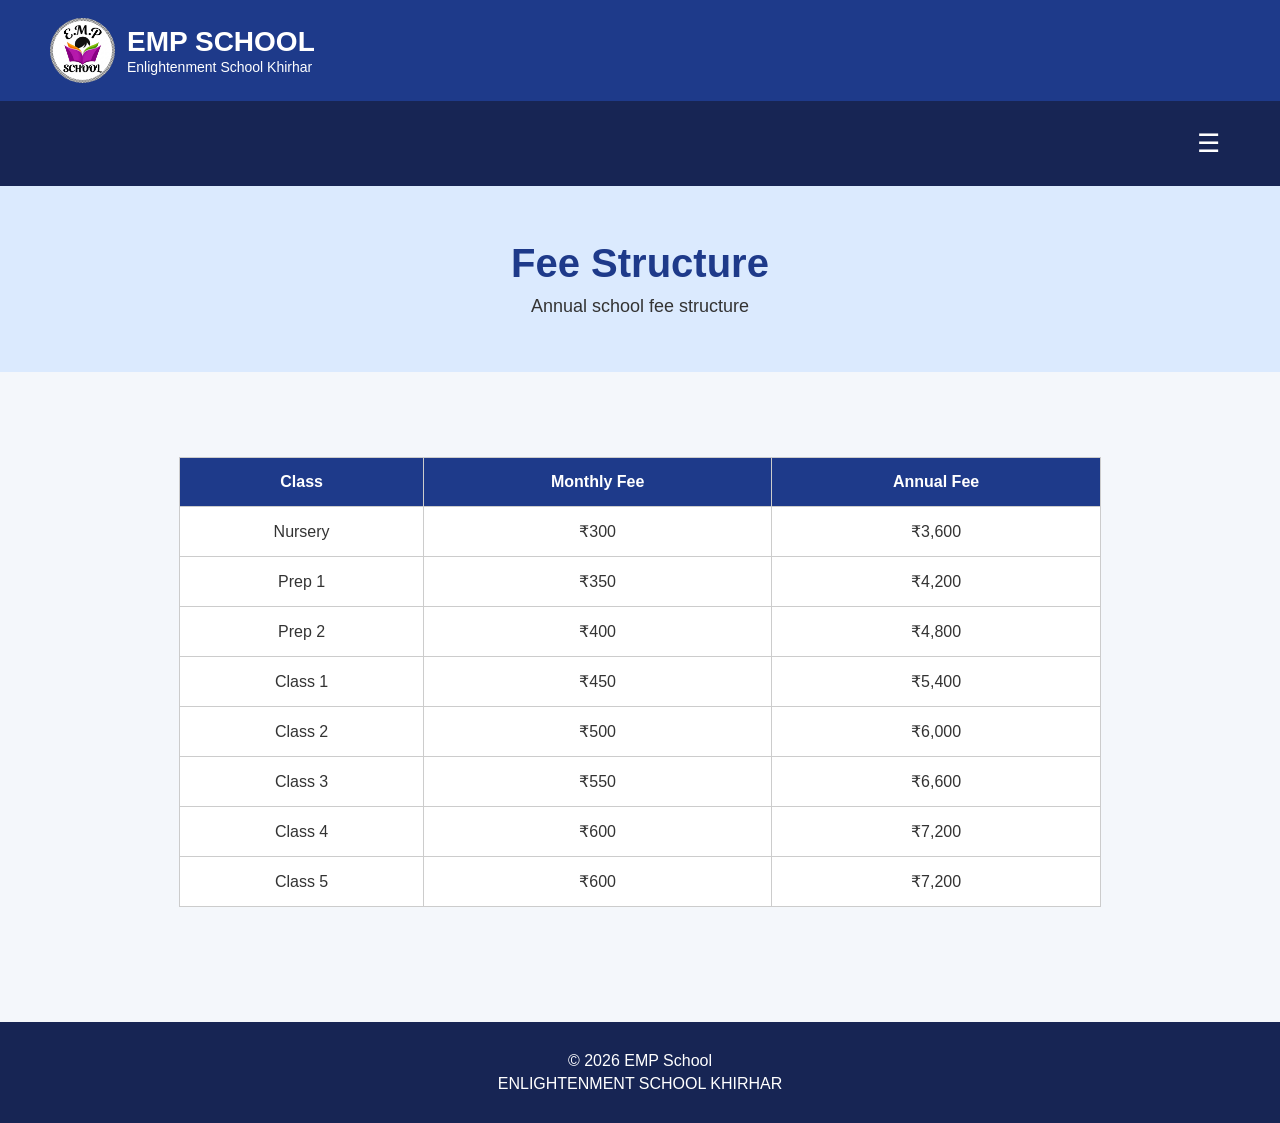
<file: fees.html>
<!DOCTYPE html>
<html>

<head>

    <title>EMP School - Fees</title>

    <link rel="stylesheet" href="style.css">

</head>

<body>

<header>   
<div class="logo">

    <img src="school-logo.png" alt="EMP School Logo">

    <div class="logo-text">
        <span class="logo-main">EMP SCHOOL</span>
        <span class="logo-sub">Enlightenment School Khirhar</span>
    </div>

</div>
<div class="announcement-bar">
    <div class="announcement-text">
        📢 Admissions Open for Session 2026 — Apply Now! &nbsp;&nbsp;&nbsp;&nbsp;
        🎉 Annual Function on 15th March &nbsp;&nbsp;&nbsp;&nbsp;
        📚 New Syllabus Updated for 2026
    </div>
</div>
</header>


<nav>

    <button class="menu-toggle" onclick="document.querySelector('.nav-links').classList.toggle('active')">
        ☰
    </button>

    <div class="nav-links">
        <a href="index.html">Home</a>
        <a href="about.html">About</a>
        <a href="courses.html">Courses</a>
        <a href="syllabus.html">Syllabus</a>
        <a href="fees.html">Fees</a>
        <a href="events.html">Events</a>
        <a href="admission.html">Admission</a>
        <a href="contact.html">Contact</a>
        <a href="login.html">Login</a>
        <a href="https://www.youtube.com/@empschool" target="_blank" class="nav-icon-link">
    <svg width="18" height="18" viewBox="0 0 24 24" fill="white">
        <path d="M23.5 6.2c-.3-1.1-1.1-1.9-2.2-2.2C19.3 3.5 12 3.5 12 3.5s-7.3 0-9.3.5c-1.1.3-1.9 1.1-2.2 2.2C0 8.2 0 12 0 12s0 3.8.5 5.8c.3 1.1 1.1 1.9 2.2 2.2 2 .5 9.3.5 9.3.5s7.3 0 9.3-.5c1.1-.3 1.9-1.1 2.2-2.2.5-2 .5-5.8.5-5.8s0-3.8-.5-5.8zM9.6 15.6V8.4l6.4 3.6-6.4 3.6z"/>
    </svg>
    YouTube
</a>
    </div>

</nav>


<div class="page-header">

    <h1>Fee Structure</h1>

    <p>
        Annual school fee structure
    </p>

</div>


<div class="content">

<table>

    <tr>

        <th>Class</th>

        <th>Monthly Fee</th>

        <th>Annual Fee</th>

    </tr>


    <tr>

        <td>Nursery</td>

        <td>₹300</td>

        <td>₹3,600</td>

    </tr>


    <tr>

        <td>Prep 1</td>

        <td>₹350</td>

        <td>₹4,200</td>

    </tr>


    <tr>

        <td>Prep 2 </td>

        <td>₹400</td>

        <td>₹4,800</td>

    </tr>


    <tr>

        <td>Class 1</td>

        <td>₹450</td>

        <td>₹5,400</td>

    </tr>
    <tr>

        <td>Class 2</td>

        <td>₹500</td>

        <td>₹6,000</td>

    </tr>
    <tr>

        <td>Class 3</td>

        <td>₹550</td>

        <td>₹6,600</td>

    </tr>
    <tr>

        <td>Class 4</td>

        <td>₹600</td>

        <td>₹7,200</td>

    </tr>
    <tr>

        <td>Class 5</td>

        <td>₹600</td>

        <td>₹7,200</td>

    </tr>

</table>

</div>


<footer>

    <p>© 2026 EMP School</p>

    <p>ENLIGHTENMENT SCHOOL KHIRHAR</p>

</footer>


<script>

function updateClock() {

    document.getElementById("clock").innerHTML =
        new Date().toLocaleTimeString();

}

setInterval(updateClock, 1000);

updateClock();

</script>


</body>

</html>
</file>
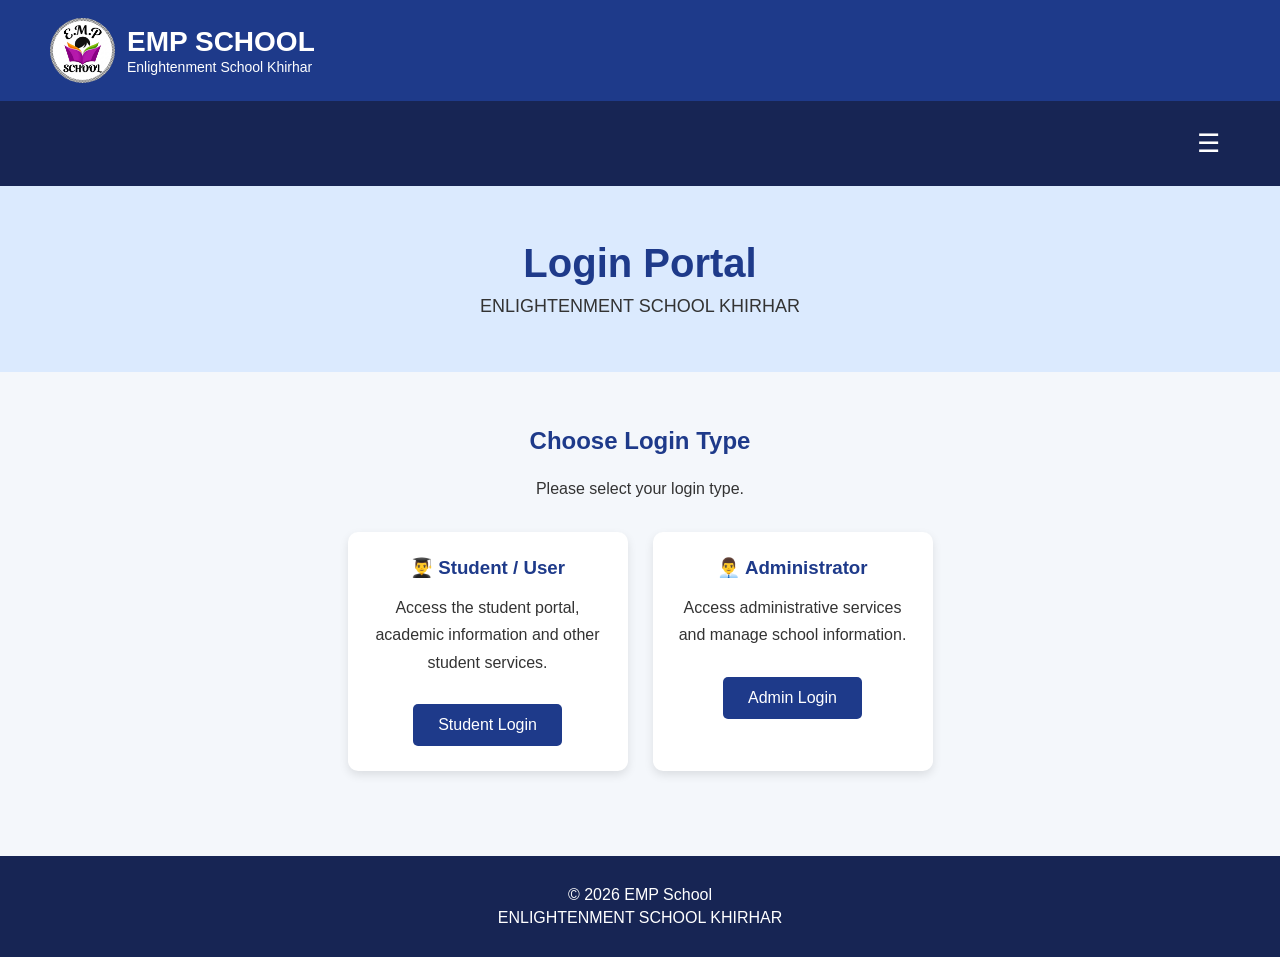
<file: login.html>
<!DOCTYPE html>
<html>

<head>

    <title>EMP School - Login Portal</title>

    <link rel="stylesheet" href="style.css">

</head>

<body>

<header>   
<div class="logo">

    <img src="school-logo.png" alt="EMP School Logo">

    <div class="logo-text">
        <span class="logo-main">EMP SCHOOL</span>
        <span class="logo-sub">Enlightenment School Khirhar</span>
    </div>

</div>
<div class="announcement-bar">
    <div class="announcement-text">
        📢 Admissions Open for Session 2026 — Apply Now! &nbsp;&nbsp;&nbsp;&nbsp;
        🎉 Annual Function on 15th March &nbsp;&nbsp;&nbsp;&nbsp;
        📚 New Syllabus Updated for 2026
    </div>
</div>
</header>



<nav>

    <button class="menu-toggle" onclick="document.querySelector('.nav-links').classList.toggle('active')">
        ☰
    </button>

    <div class="nav-links">
        <a href="index.html">Home</a>
        <a href="about.html">About</a>
        <a href="courses.html">Courses</a>
        <a href="syllabus.html">Syllabus</a>
        <a href="fees.html">Fees</a>
        <a href="events.html">Events</a>
        <a href="admission.html">Admission</a>
        <a href="contact.html">Contact</a>
        <a href="login.html">Login</a>
        <a href="https://www.youtube.com/@empschool" target="_blank" class="nav-icon-link">
    <svg width="18" height="18" viewBox="0 0 24 24" fill="white">
        <path d="M23.5 6.2c-.3-1.1-1.1-1.9-2.2-2.2C19.3 3.5 12 3.5 12 3.5s-7.3 0-9.3.5c-1.1.3-1.9 1.1-2.2 2.2C0 8.2 0 12 0 12s0 3.8.5 5.8c.3 1.1 1.1 1.9 2.2 2.2 2 .5 9.3.5 9.3.5s7.3 0 9.3-.5c1.1-.3 1.9-1.1 2.2-2.2.5-2 .5-5.8.5-5.8s0-3.8-.5-5.8zM9.6 15.6V8.4l6.4 3.6-6.4 3.6z"/>
    </svg>
    YouTube
</a>
        
    </div>

</nav>
</nav>


<div class="page-header">

    <h1>Login Portal</h1>

    <p>
        ENLIGHTENMENT SCHOOL KHIRHAR
    </p>

</div>


<div class="content">

    <h2>Choose Login Type</h2>

    <p>
        Please select your login type.
    </p>


    <div class="cards">


        <div class="card">

            <h3>👨‍🎓 Student / User</h3>

            <p>
                Access the student portal, academic
                information and other student services.
            </p>

            <a
                href="user-login.html"
                class="login-button">

                Student Login

            </a>

        </div>


        <div class="card">

            <h3>👨‍💼 Administrator</h3>

            <p>
                Access administrative services and
                manage school information.
            </p>

            <a
                href="admin-login.html"
                class="login-button">

                Admin Login

            </a>

        </div>


    </div>

</div>


<footer>

    <p>© 2026 EMP School</p>

    <p>ENLIGHTENMENT SCHOOL KHIRHAR</p>

</footer>


<script>

function updateClock() {

    document.getElementById("clock").innerHTML =
        new Date().toLocaleTimeString();

}

setInterval(updateClock, 1000);

updateClock();

</script>


</body>

</html>
</file>
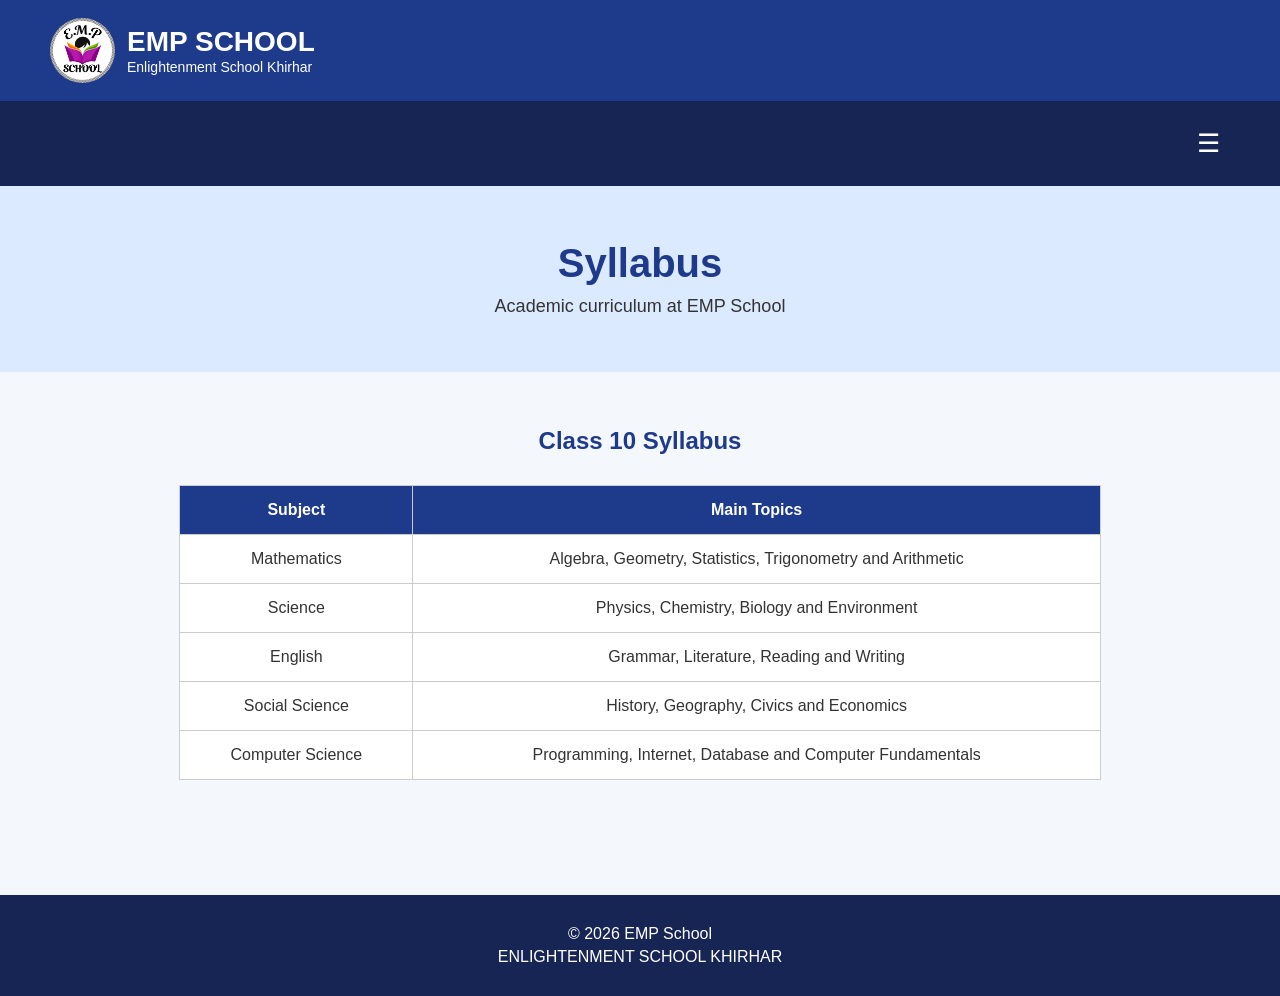
<file: syllabus.html>
<!DOCTYPE html>
<html>

<head>

    <title>EMP School - Syllabus</title>

    <link rel="stylesheet" href="style.css">

</head>

<body>


<header>   
<div class="logo">

    <img src="school-logo.png" alt="EMP School Logo">

    <div class="logo-text">
        <span class="logo-main">EMP SCHOOL</span>
        <span class="logo-sub">Enlightenment School Khirhar</span>
    </div>

</div>
<div class="announcement-bar">
    <div class="announcement-text">
        📢 Admissions Open for Session 2026 — Apply Now! &nbsp;&nbsp;&nbsp;&nbsp;
        🎉 Annual Function on 15th March &nbsp;&nbsp;&nbsp;&nbsp;
        📚 New Syllabus Updated for 2026
    </div>
</div>
</header>



<nav>

    <button class="menu-toggle" onclick="document.querySelector('.nav-links').classList.toggle('active')">
        ☰
    </button>

    <div class="nav-links">
        <a href="index.html">Home</a>
        <a href="about.html">About</a>
        <a href="courses.html">Courses</a>
        <a href="syllabus.html">Syllabus</a>
        <a href="fees.html">Fees</a>
        <a href="events.html">Events</a>
        <a href="admission.html">Admission</a>
        <a href="contact.html">Contact</a>
        <a href="login.html">Login</a>
        <a href="https://www.youtube.com/@empschool" target="_blank" class="nav-icon-link">
    <svg width="18" height="18" viewBox="0 0 24 24" fill="white">
        <path d="M23.5 6.2c-.3-1.1-1.1-1.9-2.2-2.2C19.3 3.5 12 3.5 12 3.5s-7.3 0-9.3.5c-1.1.3-1.9 1.1-2.2 2.2C0 8.2 0 12 0 12s0 3.8.5 5.8c.3 1.1 1.1 1.9 2.2 2.2 2 .5 9.3.5 9.3.5s7.3 0 9.3-.5c1.1-.3 1.9-1.1 2.2-2.2.5-2 .5-5.8.5-5.8s0-3.8-.5-5.8zM9.6 15.6V8.4l6.4 3.6-6.4 3.6z"/>
    </svg>
    YouTube
</a>
    </div>

</nav>


<div class="page-header">

    <h1>Syllabus</h1>

    <p>
        Academic curriculum at EMP School
    </p>

</div>


<div class="content">

    <h2>Class 10 Syllabus</h2>


    <table>

        <tr>

            <th>Subject</th>

            <th>Main Topics</th>

        </tr>


        <tr>

            <td>Mathematics</td>

            <td>
                Algebra, Geometry, Statistics,
                Trigonometry and Arithmetic
            </td>

        </tr>


        <tr>

            <td>Science</td>

            <td>
                Physics, Chemistry,
                Biology and Environment
            </td>

        </tr>


        <tr>

            <td>English</td>

            <td>
                Grammar, Literature,
                Reading and Writing
            </td>

        </tr>


        <tr>

            <td>Social Science</td>

            <td>
                History, Geography,
                Civics and Economics
            </td>

        </tr>


        <tr>

            <td>Computer Science</td>

            <td>
                Programming, Internet,
                Database and Computer Fundamentals
            </td>

        </tr>

    </table>

</div>


<footer>

    <p>© 2026 EMP School</p>

    <p>ENLIGHTENMENT SCHOOL KHIRHAR</p>

</footer>


<script>

function updateClock() {

    document.getElementById("clock").innerHTML =
        new Date().toLocaleTimeString();

}

setInterval(updateClock, 1000);

updateClock();

</script>


</body>

</html>
</file>
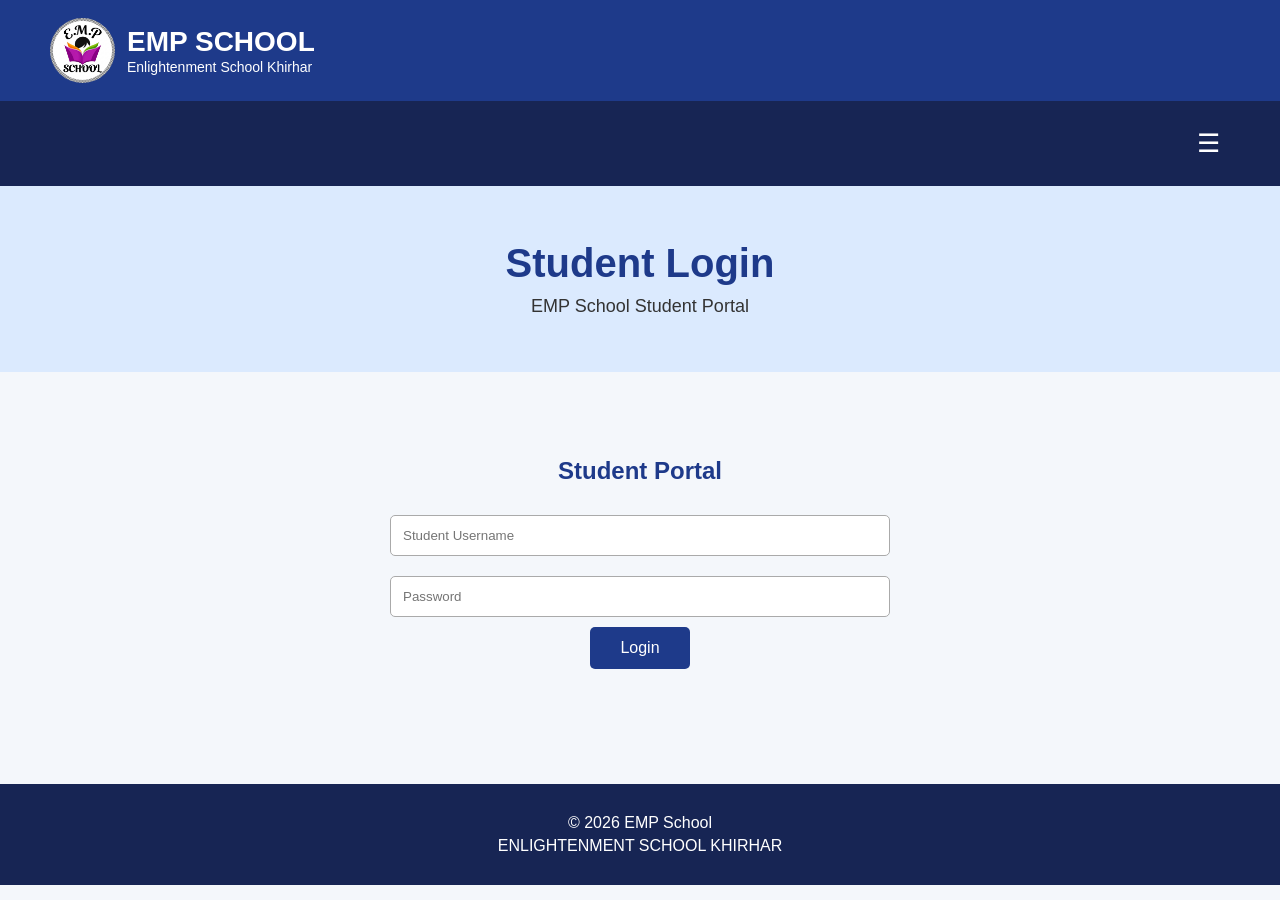
<file: user-login.html>
<!DOCTYPE html>
<html>

<head>

    <title>EMP School - Student Login</title>

    <link rel="stylesheet" href="style.css">

</head>

<body>


<header>   
<div class="logo">

    <img src="school-logo.png" alt="EMP School Logo">

    <div class="logo-text">
        <span class="logo-main">EMP SCHOOL</span>
        <span class="logo-sub">Enlightenment School Khirhar</span>
    </div>

</div>
<div class="announcement-bar">
    <div class="announcement-text">
        📢 Admissions Open for Session 2026 — Apply Now! &nbsp;&nbsp;&nbsp;&nbsp;
        🎉 Annual Function on 15th March &nbsp;&nbsp;&nbsp;&nbsp;
        📚 New Syllabus Updated for 2026
    </div>
</div>
</header>



<nav>

    <button class="menu-toggle" onclick="document.querySelector('.nav-links').classList.toggle('active')">
        ☰
    </button>

    <div class="nav-links">
        <a href="index.html">Home</a>
        <a href="about.html">About</a>
        <a href="courses.html">Courses</a>
        <a href="syllabus.html">Syllabus</a>
        <a href="fees.html">Fees</a>
        <a href="events.html">Events</a>
        <a href="admission.html">Admission</a>
        <a href="contact.html">Contact</a>
        <a href="login.html">Login</a>
        <a href="https://www.youtube.com/@empschool" target="_blank" class="nav-icon-link">
    <svg width="18" height="18" viewBox="0 0 24 24" fill="white">
        <path d="M23.5 6.2c-.3-1.1-1.1-1.9-2.2-2.2C19.3 3.5 12 3.5 12 3.5s-7.3 0-9.3.5c-1.1.3-1.9 1.1-2.2 2.2C0 8.2 0 12 0 12s0 3.8.5 5.8c.3 1.1 1.1 1.9 2.2 2.2 2 .5 9.3.5 9.3.5s7.3 0 9.3-.5c1.1-.3 1.9-1.1 2.2-2.2.5-2 .5-5.8.5-5.8s0-3.8-.5-5.8zM9.6 15.6V8.4l6.4 3.6-6.4 3.6z"/>
    </svg>
    YouTube
</a>
    </div>

</nav>


<div class="page-header">

    <h1>Student Login</h1>

    <p>
        EMP School Student Portal
    </p>

</div>


<div class="content">


    <form onsubmit="studentLogin(event)">

        <h2>Student Portal</h2>


        <input
            type="text"
            id="username"
            placeholder="Student Username"
            required
        >


        <input
            type="password"
            id="password"
            placeholder="Password"
            required
        >


        <button type="submit">

            Login

        </button>

    </form>

</div>


<footer>

    <p>© 2026 EMP School</p>

    <p>ENLIGHTENMENT SCHOOL KHIRHAR</p>

</footer>


<script>

function studentLogin(event) {

    event.preventDefault();


    let username =
        document.getElementById("username").value;


    let password =
        document.getElementById("password").value;


    if (
        username === "student" &&
        password === "12345"
    ) {

        alert("Student Login Successful!");

        window.location.href = "index.html";

    }

    else {

        alert("Invalid username or password!");

    }

}


function updateClock() {

    document.getElementById("clock").innerHTML =
        new Date().toLocaleTimeString();

}

setInterval(updateClock, 1000);

updateClock();

</script>


</body>

</html>
</file>
<file: style.css>
html, body {
    overflow-x: hidden;
    max-width: 100%;
}
* {
    margin: 0;
    padding: 0;
    box-sizing: border-box;
    font-family: Arial, sans-serif;
}

body {
    background-color: #f4f7fb;
    color: #333;
}

/* HEADER */

header {
    background-color: #1e3a8a;
    color: white;
    padding: 18px 50px;
    display: flex;
    justify-content: space-between;
    align-items: center;
    flex-wrap: nowrap;
    gap: 20px;
}

.logo {
    display: flex;
    align-items: center;
    gap: 12px;
    font-size: 28px;
    font-weight: bold;
    flex-shrink: 0;
}

.logo-text {
    display: flex;
    flex-direction: column;
    line-height: 1.2;
}

.logo-main {
    font-size: clamp(16px, 2.2vw, 28px);
    font-weight: bold;
    white-space: nowrap;
}

.logo-sub {
    font-size: clamp(10px, 1.1vw, 14px);
    font-weight: normal;
    white-space: nowrap;
}

.logo img {
    width: clamp(45px, 6vw, 65px);
    height: clamp(45px, 6vw, 65px);
    border-radius: 50%;
    object-fit: cover;
}

#clock {
    font-size: 18px;
}


/* ANNOUNCEMENT BAR */

.announcement-bar {
    color: white;
    overflow: hidden;
    white-space: nowrap;
    padding: 10px 0;
    flex: 1 1 auto;
    min-width: 0;
}

.announcement-text {
    display: inline-block;
    padding-left: 100%;
    font-size: clamp(13px, 1.4vw, 16px);
    font-weight: bold;
    animation: announcement 15s linear infinite;
}

@keyframes announcement {
    0% {
        transform: translateX(0);
    }
    100% {
        transform: translateX(-100%);
    }
}


/* NAVIGATION */

nav {
    background-color: #172554;
    padding: 15px 30px;
    display: flex;
    justify-content: flex-end;
    align-items: center;
    position: relative;
}

.menu-toggle {
    display: block;
    background: none;
    border: none;
    color: white;
    font-size: 26px;
    cursor: pointer;
}

.nav-links {
    display: none;
    flex-direction: column;
    position: absolute;
    top: 100%;
    right: 0;
    background-color: #172554;
    width: 220px;
    padding: 10px;
    gap: 8px;
    z-index: 10;
}

.nav-links.active {
    display: flex;
}

.nav-links a {
    background-color: #1e3a8a;
    color: white;
    text-decoration: none;
    padding: 10px 16px;
    border-radius: 5px;
    font-size: 15px;
    transition: 0.2s;
    display: flex;
    align-items: center;
    gap: 8px;
}

.nav-links a:hover {
    background-color: #facc15;
    color: #172554;
}
.youtube-link {
    background-color: #ff0000 !important;
}

/* .youtube-link:hover {
    background-color: #cc0000 !important;
} */

/* HOME BANNER */

.banner {
    width: 100%;
    aspect-ratio: 1600 / 600;

    background-image:
        linear-gradient(rgba(0, 0, 0, 0.35), rgba(0, 0, 0, 0.35)),
        url("school-bg.jpeg");

    background-size: 100% 100%;
    background-position: center;
    background-repeat: no-repeat;

    display: flex;
    justify-content: center;
    align-items: center;

    text-align: center;
    color: white;
}
.banner h1 {
    font-size: clamp(28px, 4vw, 55px);
    margin-bottom: 10px;
}

.banner p {
    font-size: clamp(16px, 2vw, 26px);
    margin: 5px 0;
}

/* PAGE HEADER */

.page-header {
    background-color: #dbeafe;
    text-align: center;
    padding: 55px 20px;
}

.page-header h1 {
    color: #1e3a8a;
    font-size: 40px;
    margin-bottom: 10px;
}

.page-header p {
    font-size: 18px;
}


/* CONTENT */

.content {
    padding: 55px 10%;
    text-align: center;
}

.content h2 {
    color: #1e3a8a;
    margin-bottom: 20px;
}

.content p {
    line-height: 1.7;
    margin-bottom: 18px;
}


/* CARDS */

.cards {
    display: flex;
    justify-content: center;
    gap: 25px;
    flex-wrap: wrap;
    margin-top: 30px;
}

.card {
    background-color: white;
    width: 280px;
    padding: 25px;
    border-radius: 10px;

    box-shadow: 0 4px 10px rgba(0,0,0,0.1);

    transition: 0.3s;
}

.card:hover {
    transform: translateY(-5px);
}

.card h3 {
    color: #1e3a8a;
    margin-bottom: 15px;
}


/* TABLE */
.content {
    overflow-x: auto;
}

table {
    min-width: 500px;
}

table {
    width: 90%;
    margin: 30px auto;
    border-collapse: collapse;
    background-color: white;
}

th,
td {
    border: 1px solid #ccc;
    padding: 15px;
    text-align: center;
}

th {
    background-color: #1e3a8a;
    color: white;
}


/* FORM */

form {
    max-width: 500px;
    margin: 30px auto;
}

input,
select,
textarea {
    width: 100%;
    padding: 12px;
    margin: 10px 0;

    border: 1px solid #aaa;
    border-radius: 5px;
}

textarea {
    height: 120px;
}

button {
    background-color: #1e3a8a;
    color: white;

    border: none;

    padding: 12px 30px;

    border-radius: 5px;

    cursor: pointer;

    font-size: 16px;
}

button:hover {
    background-color: #172554;
}


/* LOGIN BUTTON */

.login-button {
    display: inline-block;

    background-color: #1e3a8a;

    color: white;

    text-decoration: none;

    padding: 12px 25px;

    border-radius: 5px;

    margin-top: 10px;
}

.login-button:hover {
    background-color: #172554;
}


/* EVENTS */

.events-container {
    display: flex;
    flex-direction: column;

    gap: 20px;

    max-width: 900px;

    margin: 30px auto;
}

.event-card {
    background-color: white;

    display: flex;

    align-items: center;

    padding: 20px;

    border-radius: 10px;

    box-shadow: 0 4px 10px rgba(0,0,0,0.1);

    text-align: left;
}

.event-date {
    background-color: #1e3a8a;

    color: white;

    width: 90px;
    height: 90px;

    border-radius: 10px;

    display: flex;

    flex-direction: column;

    justify-content: center;

    align-items: center;

    margin-right: 25px;

    flex-shrink: 0;
}

.event-date span {
    font-size: 30px;
    font-weight: bold;
}

.event-date small {
    font-size: 14px;
}

.event-info h3 {
    color: #1e3a8a;
    margin-bottom: 10px;
}

.event-info p {
    margin-bottom: 8px;
}


/* FOOTER */

footer {
    background-color: #172554;

    color: white;

    text-align: center;

    padding: 25px;

    margin-top: 30px;
}

footer p {
    margin: 5px;
}
/* DIRECTOR */

.director-section {
    text-align: center;
    margin-top: 40px;
}

.director-card {
    background-color: white;
    max-width: 320px;
    margin: 20px auto 0;
    padding: 30px;
    border-radius: 10px;
    box-shadow: 0 4px 10px rgba(0,0,0,0.1);
}

.director-card img {
    width: 150px;
    height: 150px;
    border-radius: 50%;
    object-fit: cover;
    margin-bottom: 15px;
}

.director-card h3 {
    color: #1e3a8a;
    font-size: 22px;
    margin-bottom:6px;
}

.director-card p {
    font-size: 16px;
    color: #555;
    margin-bottom: 15px;
}
/* FACULTY */

.faculty-section {
    text-align: center;
    margin-top: 50px;
}

.faculty-grid {
    display: grid;
    grid-template-columns: repeat(5, 1fr);
    gap: 25px;
    margin-top: 20px;
}

.faculty-card {
    background-color: white;
    width: 300px;
    padding: 20px;
    border-radius: 10px;
    box-shadow: 0 4px 10px rgba(0,0,0,0.1);
    transition: 0.3s;
}

.faculty-card:hover {
    transform: translateY(-5px);
}

.faculty-card img {
    width: 100px;
    height: 100px;
    border-radius: 50%;
    object-fit: cover;
    margin-bottom: 12px;
}

.faculty-card h3 {
    color: #1e3a8a;
    font-size: 18px;
    margin-bottom: 6px;
}

.faculty-subject {
    font-size: 14px;
    color: #555;
    margin-bottom: 6px;
}

.faculty-contact {
    font-size: 14px;
    color: #777;
}


/* MOBILE */

@media (max-width: 768px) {

    /* header {
        flex-direction: column;
        gap: 10px;
    } */
    .banner h1 {
        font-size: 32px;
    }

    .banner {
        height: 350px;
    }

    .event-card {
        flex-direction: column;
        text-align: center;
    }

    .event-date {
        margin-right: 0;
        margin-bottom: 15px;
    }
    
}
</file>
